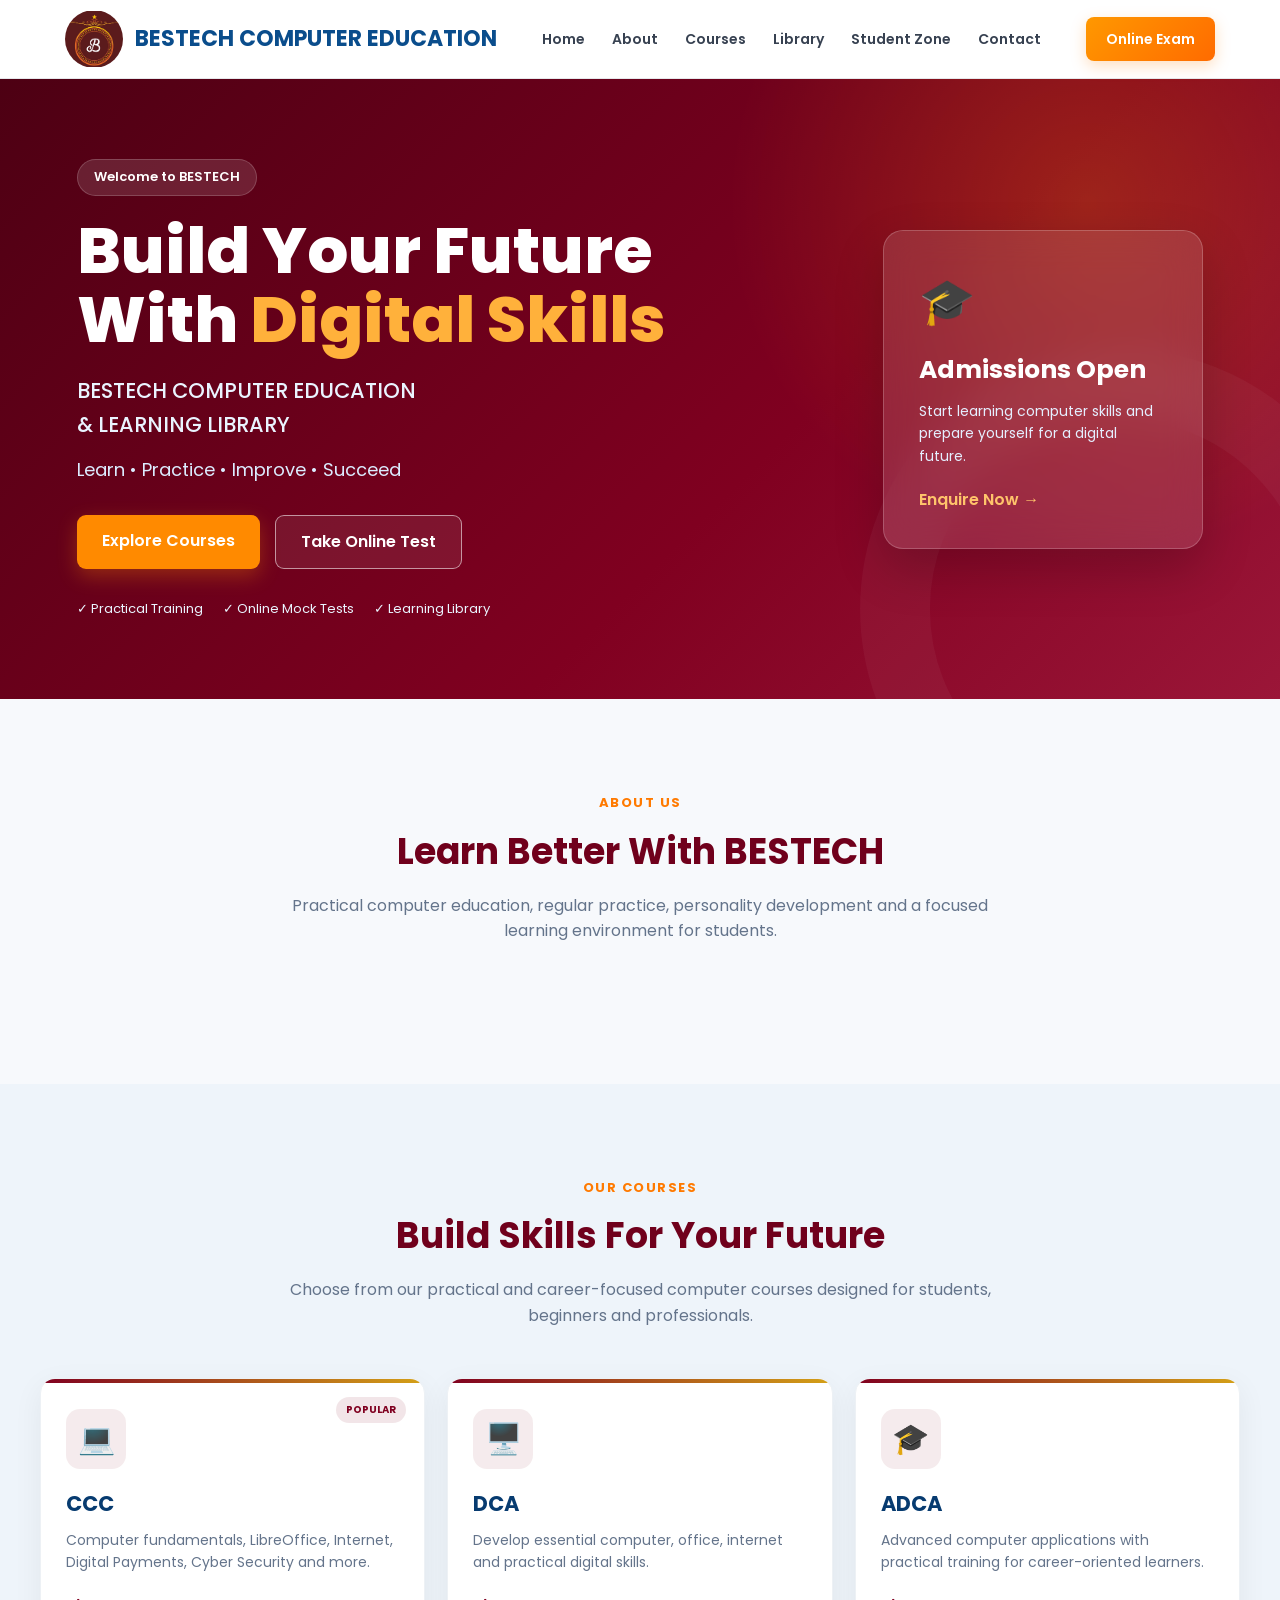
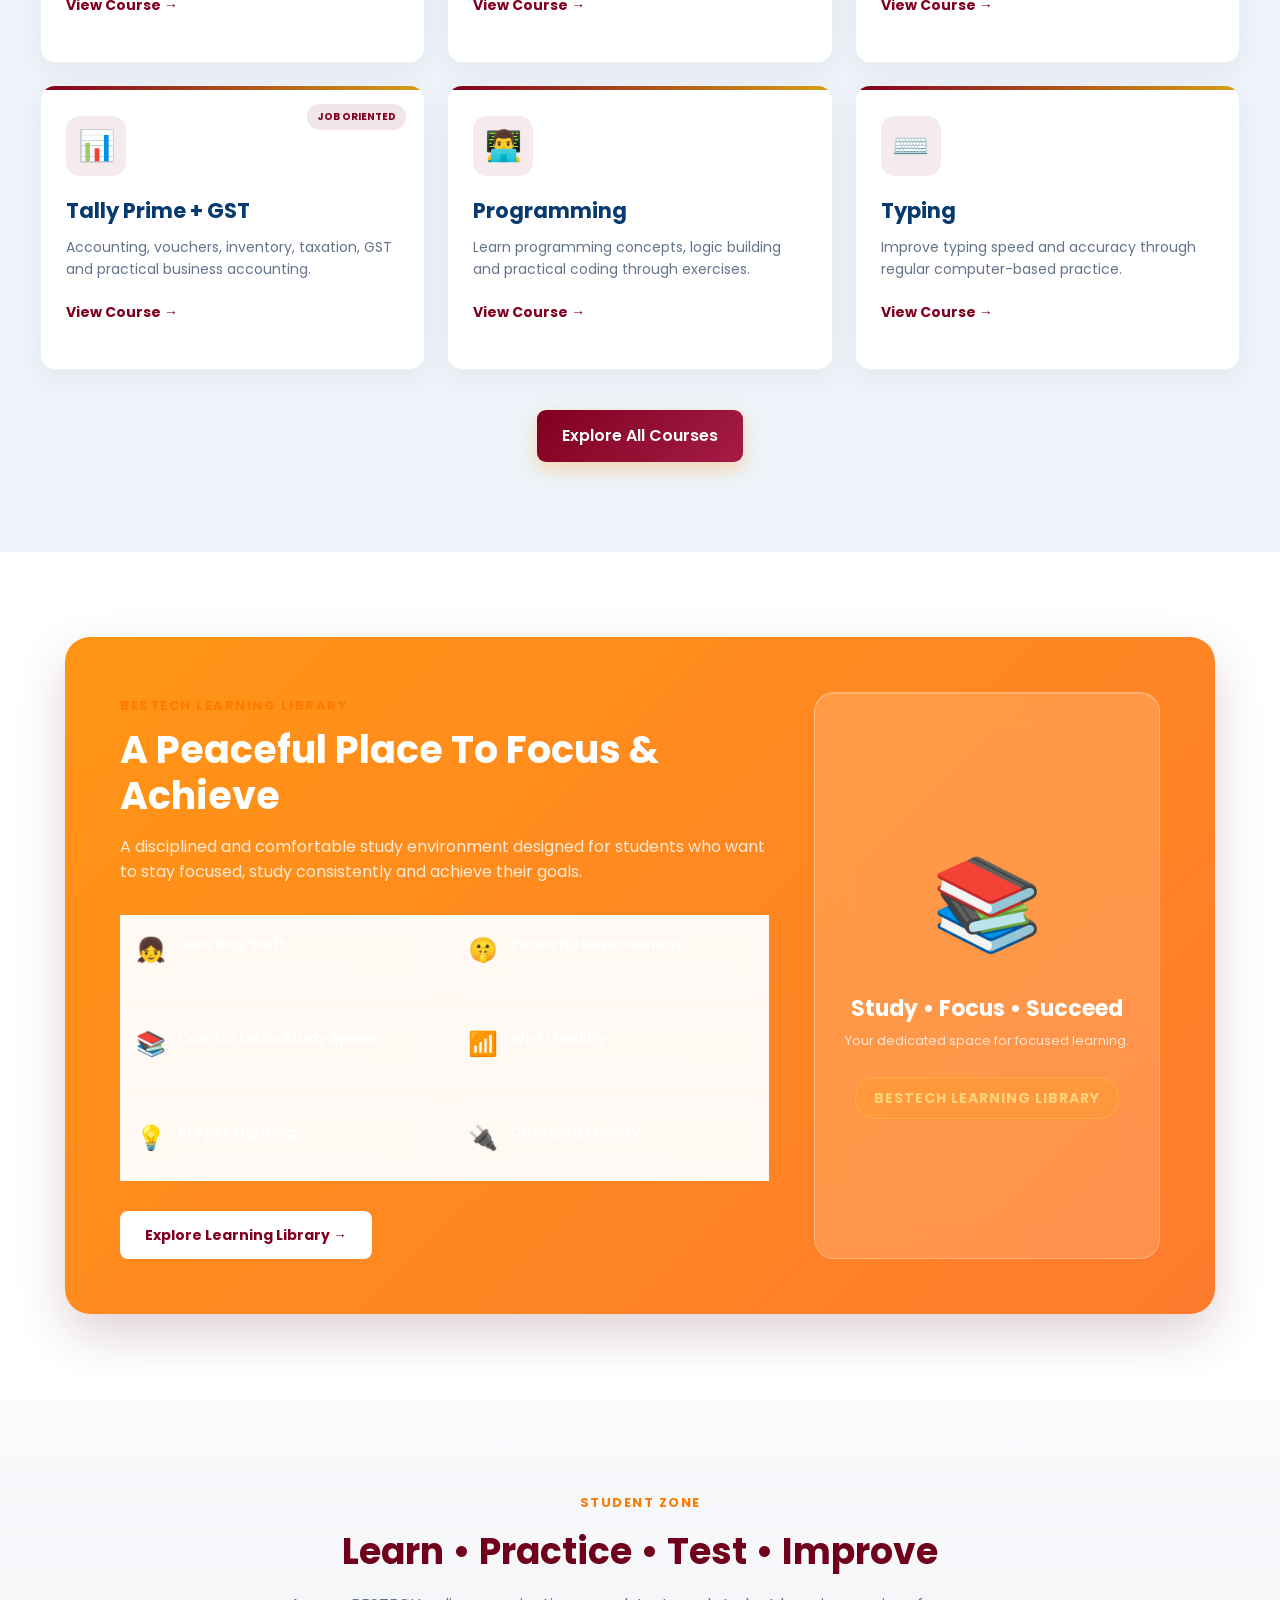
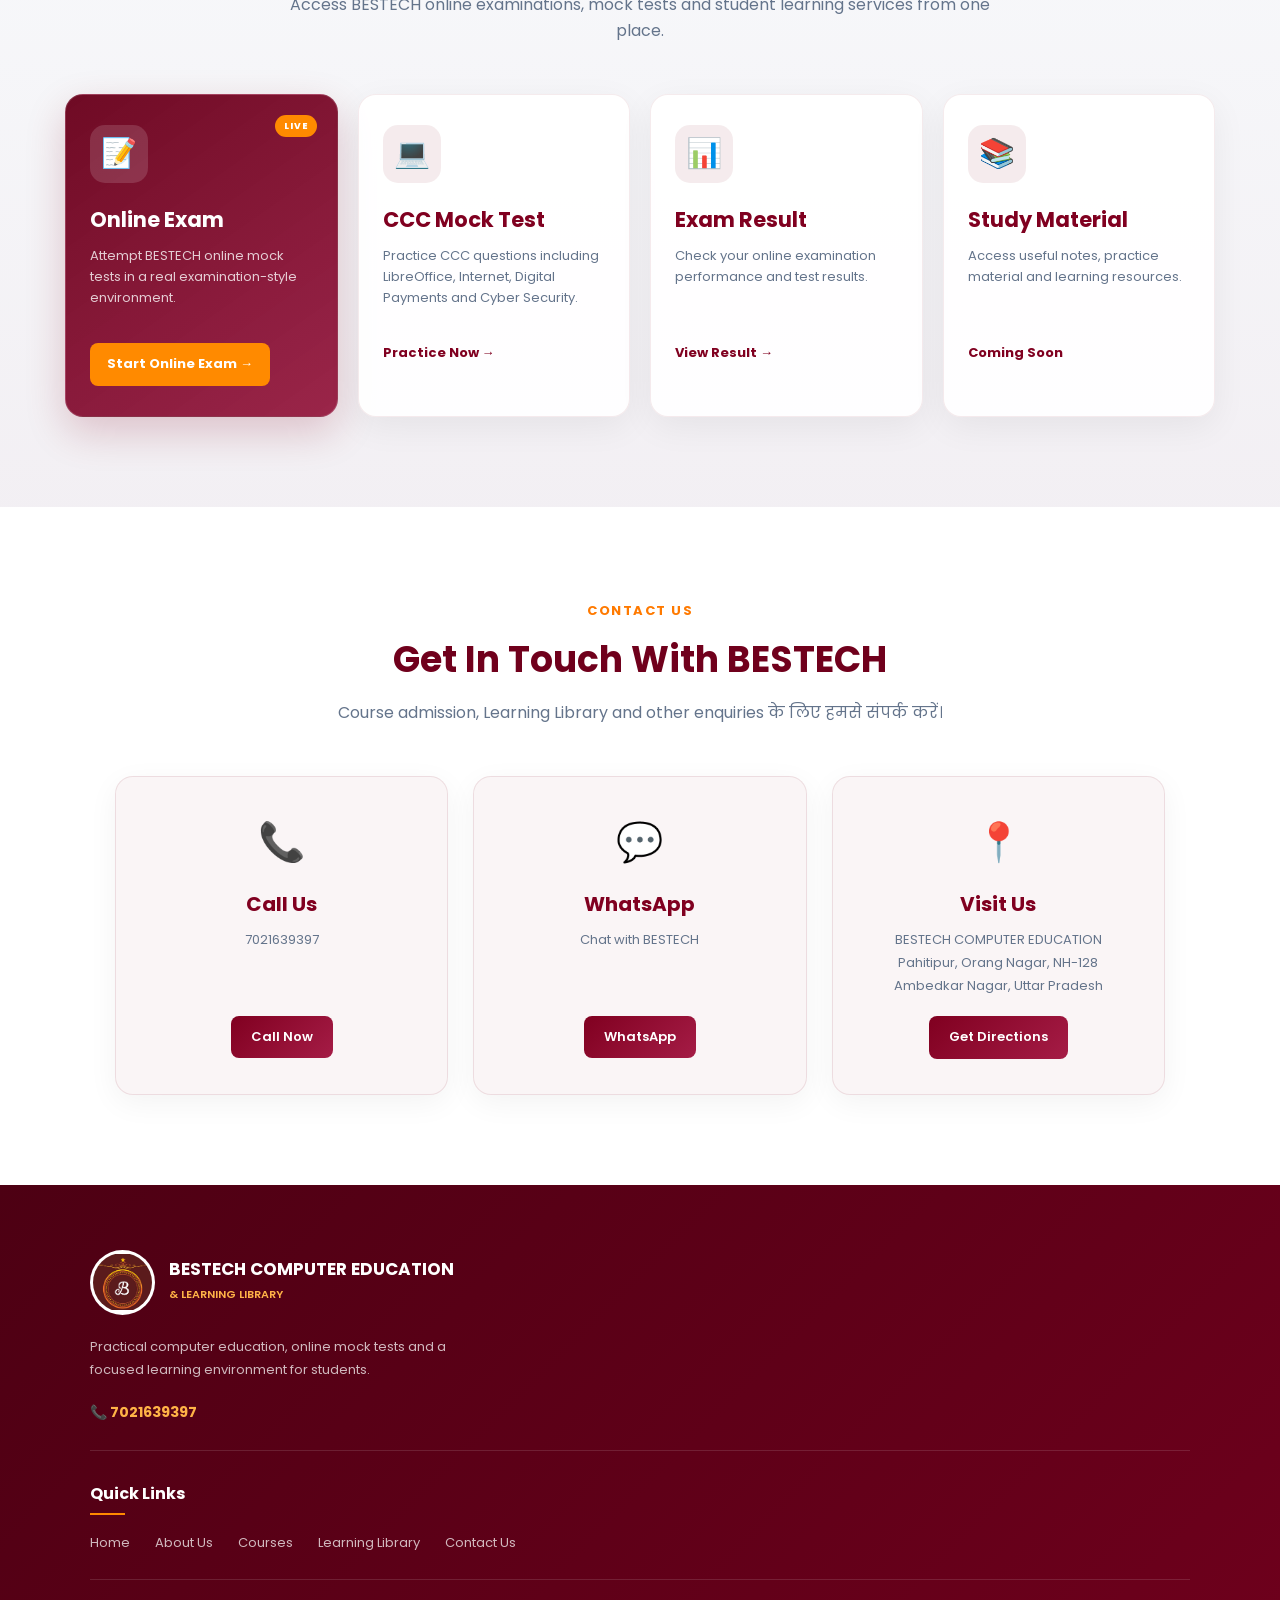
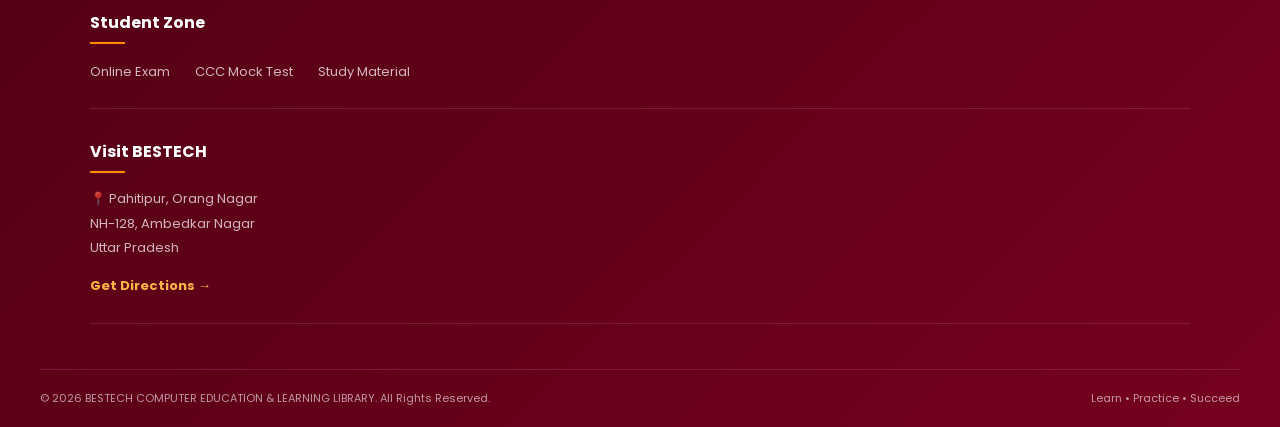
<file: index.html>
<!DOCTYPE html>
<html lang="en">

<head>
    <meta charset="UTF-8">
    <meta name="viewport" content="width=device-width, initial-scale=1.0">

    <title>BESTECH COMPUTER EDUCATION & LEARNING LIBRARY</title>

    <meta name="description"
          content="BESTECH Computer Education & Learning Library - Computer Courses, CCC, Tally, Programming, Learning Library and Online Mock Tests.">

    <link rel="preconnect" href="https://fonts.googleapis.com">
    <link rel="preconnect" href="https://fonts.gstatic.com" crossorigin>

    <link href="https://fonts.googleapis.com/css2?family=Poppins:wght@400;500;600;700;800&display=swap"
          rel="stylesheet">

    <link rel="stylesheet" href="css/style.css">
</head>

<body>

<!-- =========================
     HEADER
========================= -->

<header class="header">

    <nav class="navbar">

        <div class="brand">

            <div class="logo-box">
    <img src="images/logo.png" alt="BESTECH COMPUTER EDUCATION Logo">
</div>

            <div class="brand-text">
                <h2>BESTECH COMPUTER EDUCATION</h2>
            </div>

        </div>


        <ul class="nav-links" id="navLinks">

            <li><a href="#home">Home</a></li>

            <li><a href="#about">About</a></li>

            <li><a href="#courses">Courses</a></li>

            <li><a href="#library">Library</a></li>

            <li><a href="student.html">Student Zone</a></li>

            <li><a href="#contact">Contact</a></li>

        </ul>


       <a href="https://amit8108gupta.github.io/BESTECH-CCC-PORTAL/"
   class="exam-btn">
    Online Exam
</a>
<button type="button" class="menu-toggle" id="menuToggle">
    ☰
</button>

    </nav>

</header>


<!-- =========================
     HERO SECTION
========================= -->

<section class="hero" id="home">

    <div class="hero-content">

        <span class="welcome">
            Welcome to BESTECH
        </span>

        <h1>
            Build Your Future With
            <span>Digital Skills</span>
        </h1>

        <h2>
            BESTECH COMPUTER EDUCATION
            <br>
            & LEARNING LIBRARY
        </h2>

        <p>
            Learn • Practice • Improve • Succeed
        </p>


        <div class="hero-buttons">

            <a href="#courses" class="primary-btn">
                Explore Courses
            </a>

            <a href="#student-zone" class="secondary-btn">
                Take Online Test
            </a>

        </div>


        <div class="hero-features">

            <span>✓ Practical Training</span>

            <span>✓ Online Mock Tests</span>

            <span>✓ Learning Library</span>

        </div>

    </div>


    <div class="hero-card">

        <div class="hero-card-icon">
            🎓
        </div>

        <h3>Admissions Open</h3>

        <p>
            Start learning computer skills and prepare
            yourself for a digital future.
        </p>

        <a href="#contact">
            Enquire Now →
        </a>

    </div>

</section>


<!-- =========================
     ABOUT
========================= -->

<section class="section" id="about">

    <div class="section-heading">

        <span>ABOUT US</span>

        <h2>
            Learn Better With BESTECH
        </h2>

        <p>
            Practical computer education, regular practice,
            personality development and a focused learning
            environment for students.
        </p>

    </div>

</section>


<!-- =========================
     COURSES
========================= -->

<!-- =========================
     COURSES
========================= -->

<section class="section light-section" id="courses">

    <div class="section-heading">
        <span>OUR COURSES</span>
        <h2>Build Skills For Your Future</h2>
        <p>
            Choose from our practical and career-focused computer courses
            designed for students, beginners and professionals.
        </p>
    </div>

    <div class="cards course-grid">

        <!-- CCC -->
        <div class="card course-card">
            <div class="card-icon">💻</div>
            <span class="course-tag">Popular</span>

            <h3>CCC</h3>

            <p>
                Computer fundamentals, LibreOffice, Internet,
                Digital Payments, Cyber Security and more.
            </p>

            <a href="courses.html#ccc" class="course-link">
                View Course →
            </a>
        </div>


        <!-- DCA -->
        <div class="card course-card">
            <div class="card-icon">🖥️</div>

            <h3>DCA</h3>

            <p>
                Develop essential computer, office,
                internet and practical digital skills.
            </p>

            <a href="courses.html#dca" class="course-link">
                View Course →
            </a>
        </div>


        <!-- ADCA -->
        <div class="card course-card">
            <div class="card-icon">🎓</div>

            <h3>ADCA</h3>

            <p>
                Advanced computer applications with practical
                training for career-oriented learners.
            </p>

            <a href="courses.html#adca" class="course-link">
                View Course →
            </a>
        </div>


        <!-- TALLY -->
        <div class="card course-card">
            <div class="card-icon">📊</div>
            <span class="course-tag">Job Oriented</span>

            <h3>Tally Prime + GST</h3>

            <p>
                Accounting, vouchers, inventory, taxation,
                GST and practical business accounting.
            </p>

            <a href="courses.html#tally" class="course-link">
                View Course →
            </a>
        </div>


        <!-- PROGRAMMING -->
        <div class="card course-card">
            <div class="card-icon">👨‍💻</div>

            <h3>Programming</h3>

            <p>
                Learn programming concepts, logic building
                and practical coding through exercises.
            </p>

            <a href="courses.html#programming" class="course-link">
                View Course →
            </a>
        </div>


        <!-- TYPING -->
        <div class="card course-card">
            <div class="card-icon">⌨️</div>

            <h3>Typing</h3>

            <p>
                Improve typing speed and accuracy through
                regular computer-based practice.
            </p>

            <a href="courses.html#typing" class="course-link">
                View Course →
            </a>
        </div>

    </div>

    <div class="all-courses">
        <a href="courses.html" class="primary-btn">
            Explore All Courses
        </a>
    </div>

</section>

<!-- =========================
     LIBRARY
========================= -->

<!-- =========================
     BESTECH LEARNING LIBRARY
========================= -->

<section class="section library-section" id="library">

    <div class="library-box">

        <div class="library-content">

            <span class="small-title">
                BESTECH LEARNING LIBRARY
            </span>

            <h2>A Peaceful Place To Focus & Achieve</h2>

            <p class="library-description">
                A disciplined and comfortable study environment
                designed for students who want to stay focused,
                study consistently and achieve their goals.
            </p>

            <div class="library-features">

                <div class="library-feature">
                    <span>👧</span>
                    <div>
                        <strong>Girls Day Shift</strong>
                        <p>Dedicated study environment</p>
                    </div>
                </div>

                <div class="library-feature">
                    <span>🤫</span>
                    <div>
                        <strong>Peaceful Environment</strong>
                        <p>Focused and disciplined atmosphere</p>
                    </div>
                </div>

                <div class="library-feature">
                    <span>📚</span>
                    <div>
                        <strong>Comfortable Study Space</strong>
                        <p>Designed for long study sessions</p>
                    </div>
                </div>

                <div class="library-feature">
                    <span>📶</span>
                    <div>
                        <strong>Wi-Fi Facility</strong>
                        <p>Connectivity for learning needs</p>
                    </div>
                </div>

                <div class="library-feature">
                    <span>💡</span>
                    <div>
                        <strong>Proper Lighting</strong>
                        <p>Comfortable reading environment</p>
                    </div>
                </div>

                <div class="library-feature">
                    <span>🔌</span>
                    <div>
                        <strong>Charging Facility</strong>
                        <p>Convenient device charging</p>
                    </div>
                </div>

            </div>

            <a href="library.html" class="library-btn">
                Explore Learning Library →
            </a>

        </div>

        <div class="library-visual">

            <div class="library-big-icon">📚</div>

            <h3>Study • Focus • Succeed</h3>

            <p>
                Your dedicated space for focused learning.
            </p>

            <div class="library-badge">
                BESTECH LEARNING LIBRARY
            </div>

        </div>

    </div>

</section>

<!-- =========================
     STUDENT ZONE
========================= -->

<!-- =========================
     STUDENT ZONE
========================= -->

<section class="section student-zone-section" id="student-zone">

    <div class="section-heading">

        <span>STUDENT ZONE</span>

        <h2>Learn • Practice • Test • Improve</h2>

        <p>
            Access BESTECH online examinations, mock tests
            and student learning services from one place.
        </p>

    </div>


    <div class="student-zone-grid">

        <!-- ONLINE EXAM -->

        <div class="student-zone-card featured-zone-card">

            <div class="zone-icon">
                📝
            </div>

            <span class="zone-badge">
                LIVE
            </span>

            <h3>Online Exam</h3>

            <p>
                Attempt BESTECH online mock tests in a
                real examination-style environment.
            </p>

          <a href="https://amit8108gupta.github.io/BESTECH-CCC-PORTAL/"
   class="zone-btn exam-zone-btn">
    Start Online Exam →
</a>

        </div>


        <!-- PRACTICE TEST -->

        <div class="student-zone-card">

            <div class="zone-icon">
                💻
            </div>

            <h3>CCC Mock Test</h3>

            <p>
                Practice CCC questions including LibreOffice,
                Internet, Digital Payments and Cyber Security.
            </p>

      <a href="https://amit8108gupta.github.io/BESTECH-CCC-PORTAL/"
   class="zone-link">
    Practice Now →
</a>

        </div>


        <!-- RESULT -->

        <div class="student-zone-card">

            <div class="zone-icon">
                📊
            </div>

            <h3>Exam Result</h3>

            <p>
                Check your online examination performance
                and test results.
            </p>

            <a href="#" class="zone-link">
                View Result →
            </a>

        </div>


        <!-- NOTES -->

        <div class="student-zone-card">

            <div class="zone-icon">
                📚
            </div>

            <h3>Study Material</h3>

            <p>
                Access useful notes, practice material
                and learning resources.
            </p>

            <a href="#" class="zone-link">
                Coming Soon
            </a>

        </div>

    </div>

</section>


<!-- =========================
     CONTACT
========================= -->

<section class="section contact-section" id="contact">

    <div class="section-heading">
        <span>CONTACT US</span>
        <h2>Get In Touch With BESTECH</h2>
        <p>
            Course admission, Learning Library and other enquiries
            के लिए हमसे संपर्क करें।
        </p>
    </div>

    <div class="contact-grid">

        <div class="contact-card">
            <div class="contact-icon">📞</div>
            <h3>Call Us</h3>
            <p>7021639397</p>

            <a href="tel:+917021639397" class="contact-btn">
                Call Now
            </a>
        </div>

        <div class="contact-card">
            <div class="contact-icon">💬</div>
            <h3>WhatsApp</h3>
            <p>Chat with BESTECH</p>

            <a href="https://wa.me/917021639397"
               class="contact-btn"
               target="_blank">
                WhatsApp
            </a>
        </div>

        <div class="contact-card">
            <div class="contact-icon">📍</div>
            <h3>Visit Us</h3>

            <p>
                BESTECH COMPUTER EDUCATION<br>
                Pahitipur, Orang Nagar, NH-128<br>
                Ambedkar Nagar, Uttar Pradesh
            </p>

            <a href="https://www.google.com/maps/search/?api=1&query=BESTECH+COMPUTER+EDUCATION+Orang+Nagar+NH+128+Ambedkar+Nagar"
               class="contact-btn"
               target="_blank">
                Get Directions
            </a>
        </div>

    </div>

</section>

<!-- =========================
     PROFESSIONAL FOOTER
========================= -->

<footer class="main-footer">

    <div class="footer-container">

        <!-- BRAND -->
        <div class="footer-column footer-brand">

            <div class="footer-logo-area">
                <img src="images/logo.png" alt="BESTECH Logo">

                <div>
                    <h3>BESTECH COMPUTER EDUCATION</h3>
                    <span>& LEARNING LIBRARY</span>
                </div>
            </div>

            <p>
                Practical computer education, online mock tests
                and a focused learning environment for students.
            </p>

            <a href="tel:+917021639397" class="footer-contact">
                📞 7021639397
            </a>

        </div>


        <!-- QUICK LINKS -->
        <div class="footer-column">

            <h4>Quick Links</h4>

            <ul>
                <li><a href="#home">Home</a></li>
                <li><a href="#about">About Us</a></li>
                <li><a href="#courses">Courses</a></li>
                <li><a href="#library">Learning Library</a></li>
                <li><a href="#contact">Contact Us</a></li>
            </ul>

        </div>


        <!-- STUDENT ZONE -->
        <div class="footer-column">

            <h4>Student Zone</h4>

            <ul>
                <li>
                    <a href="https://amit8108gupta.github.io/BESTECH-CCC-PORTAL/">
                        Online Exam
                    </a>
                </li>

                <li>
                    <a href="https://amit8108gupta.github.io/BESTECH-CCC-PORTAL/">
                        CCC Mock Test
                    </a>
                </li>

                <li>
                    <a href="#student-zone">
                        Study Material
                    </a>
                </li>
            </ul>

        </div>


        <!-- ADDRESS -->
        <div class="footer-column">

            <h4>Visit BESTECH</h4>

            <p class="footer-address">
                📍 Pahitipur, Orang Nagar<br>
                NH-128, Ambedkar Nagar<br>
                Uttar Pradesh
            </p>

            <a href="https://www.google.com/maps/search/?api=1&query=BESTECH+COMPUTER+EDUCATION+Orang+Nagar+NH+128+Ambedkar+Nagar"
               target="_blank"
               class="footer-map">

                Get Directions →

            </a>

        </div>

    </div>


    <div class="footer-bottom">

        <p>
            © 2026 BESTECH COMPUTER EDUCATION & LEARNING LIBRARY.
            All Rights Reserved.
        </p>

        <p>
            Learn • Practice • Succeed
        </p>

    </div>

</footer>
<script src="js/script.js"></script>

</body>

</html>
</file>
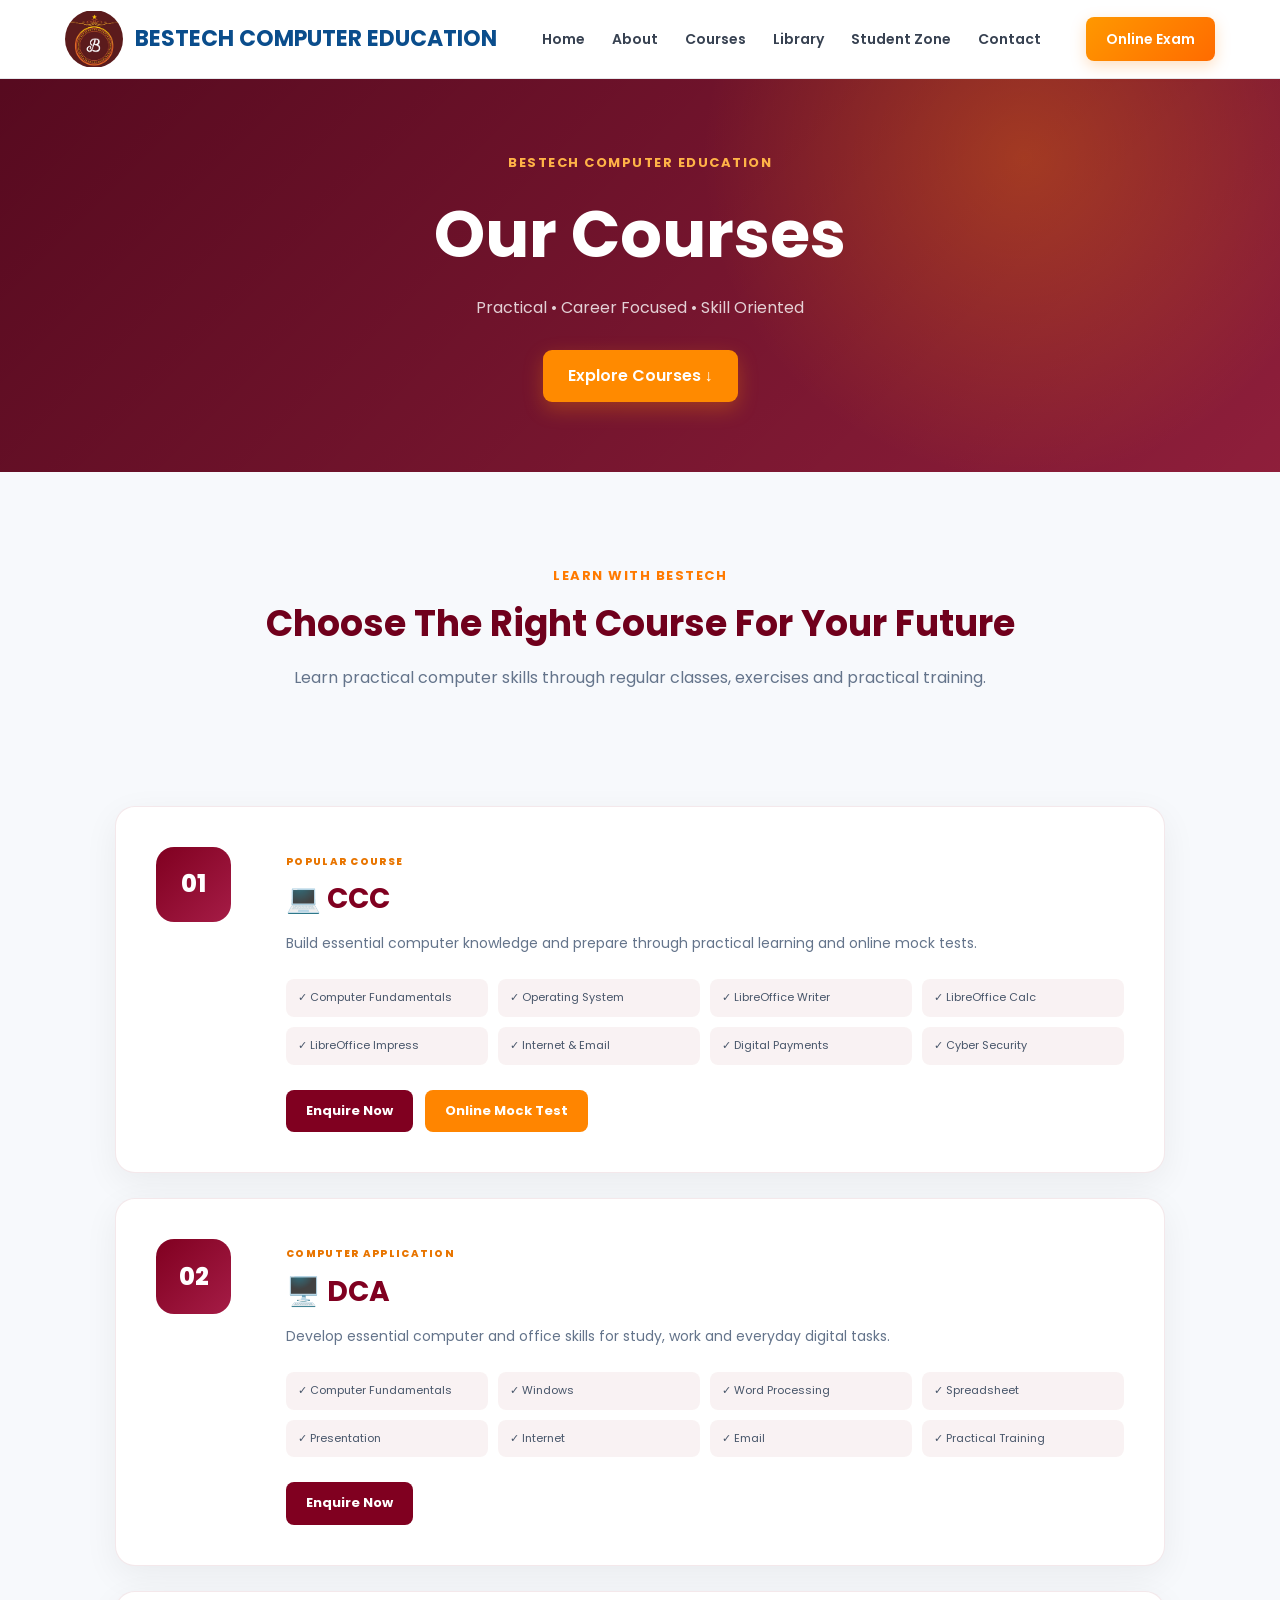
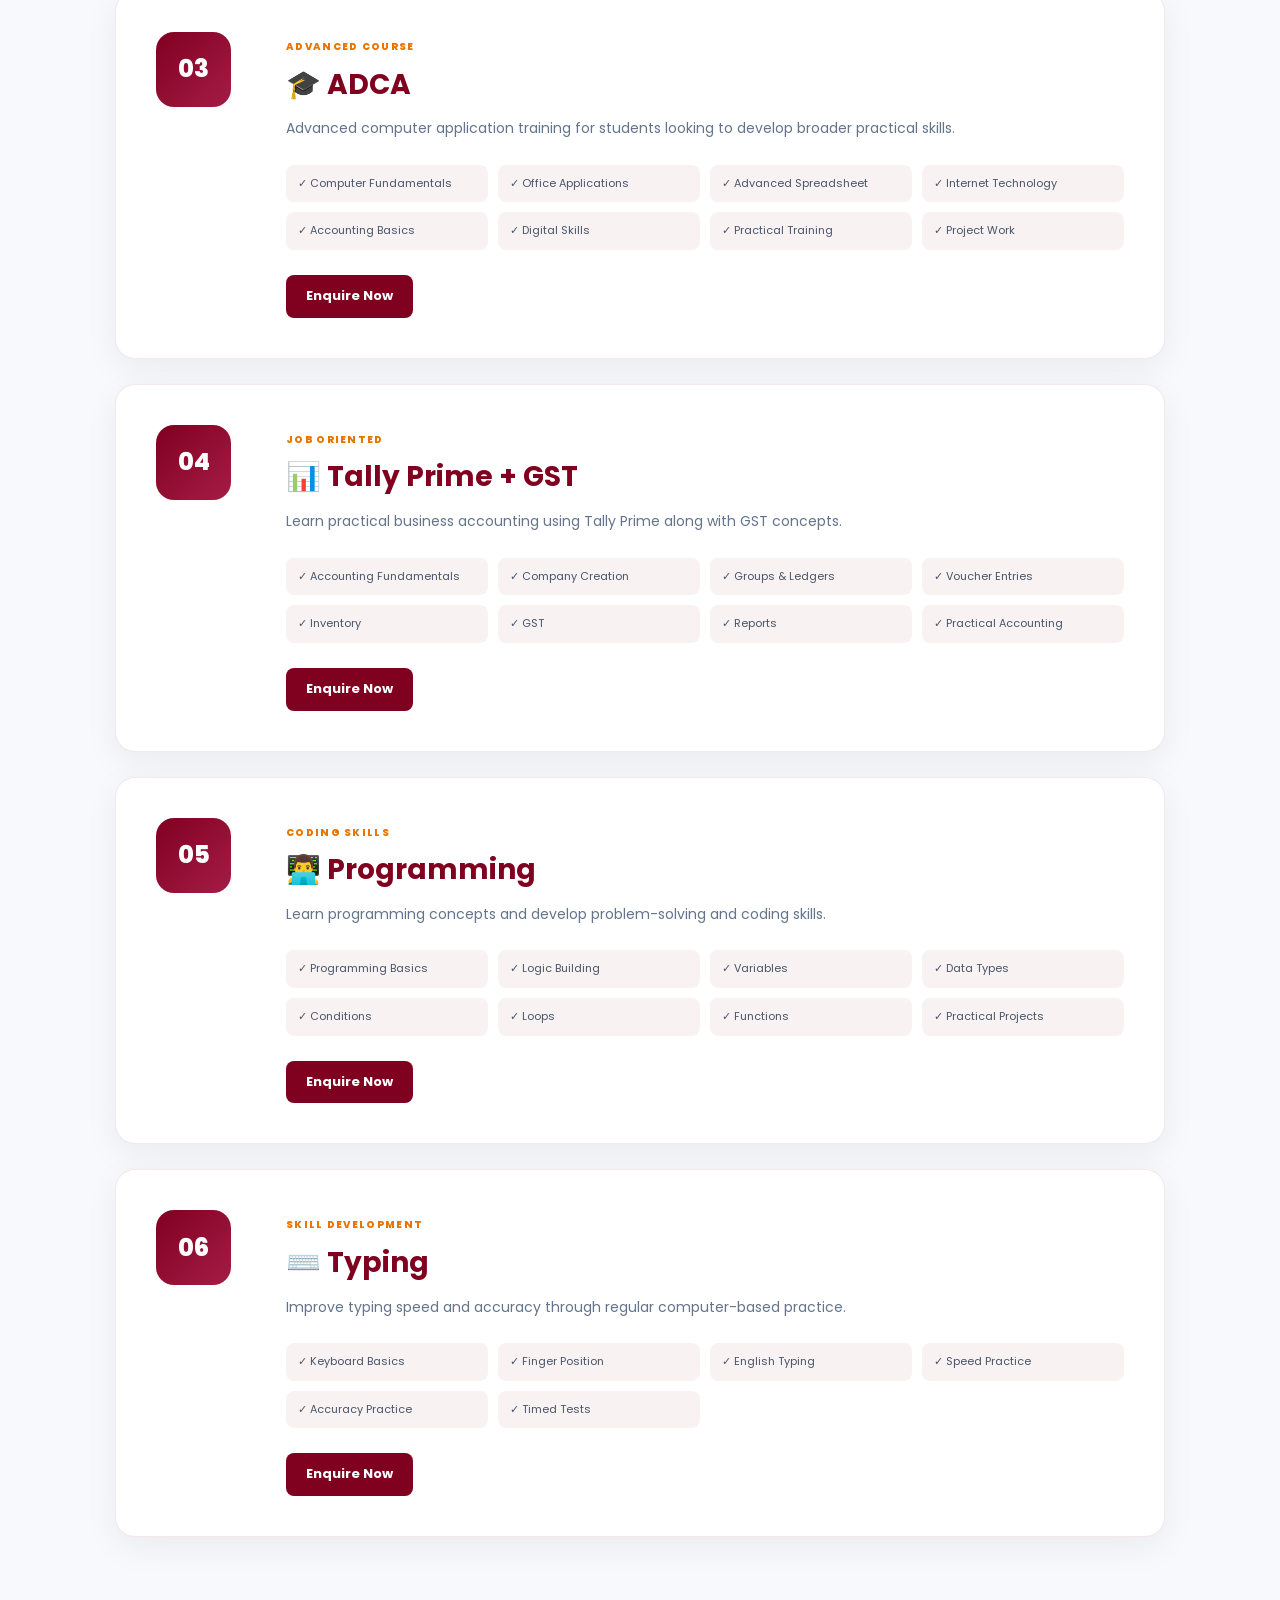
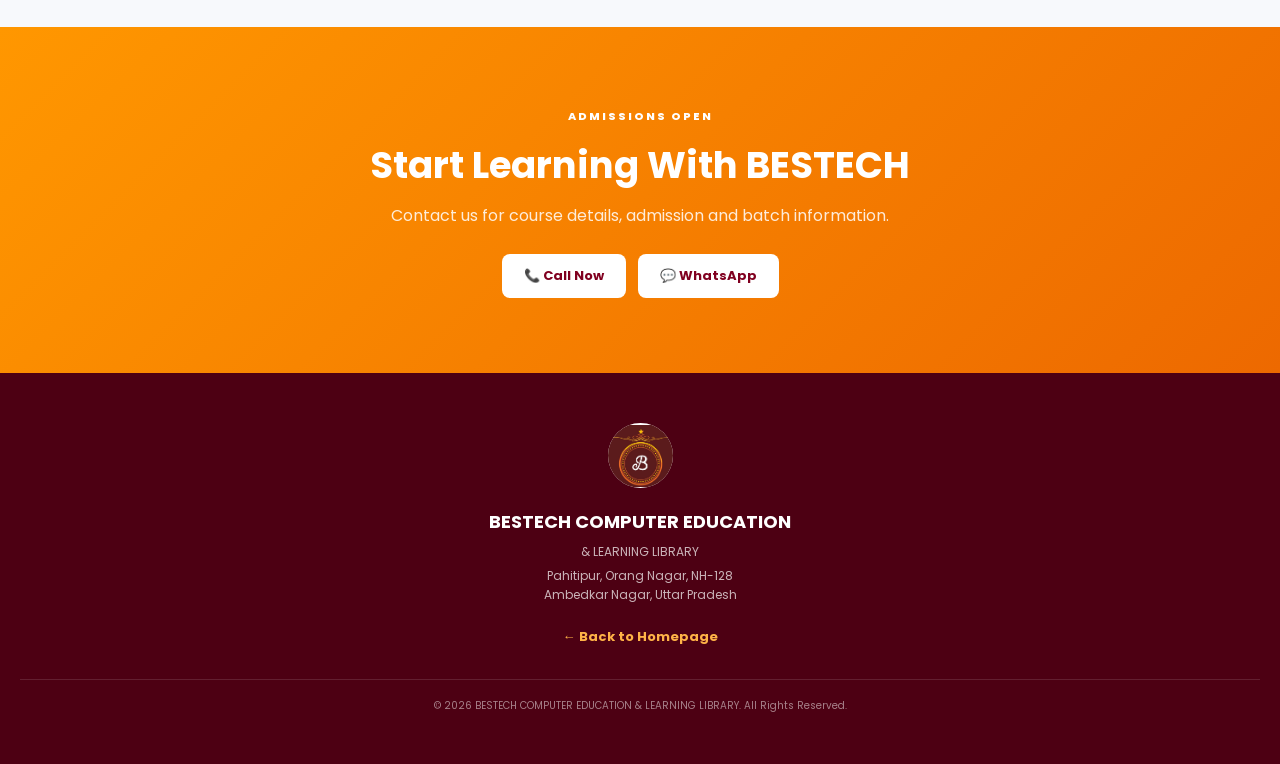
<file: courses.html>
<!-- BESTECH Courses Page -->
<!DOCTYPE html>
<html lang="en">

<head>
    <meta charset="UTF-8">
    <meta name="viewport" content="width=device-width, initial-scale=1.0">

    <title>Courses | BESTECH Computer Education</title>

    <link rel="stylesheet" href="css/style.css">

    <link href="https://fonts.googleapis.com/css2?family=Poppins:wght@400;500;600;700;800&display=swap"
          rel="stylesheet">
</head>

<body>

<!-- =========================
     HEADER
========================= -->

<header class="header">

    <nav class="navbar">

        <div class="brand">

            <div class="logo-box">
                <img src="images/logo.png"
                     alt="BESTECH Computer Education Logo">
            </div>

            <div class="brand-text">
                <h2>BESTECH COMPUTER EDUCATION</h2>
            </div>

        </div>


        <ul class="nav-links" id="navLinks">

            <li><a href="index.html#home">Home</a></li>
            <li><a href="index.html#about">About</a></li>
            <li><a href="index.html#courses">Courses</a></li>
            <li><a href="index.html#library">Library</a></li>
            <li><a href="index.html#student-zone">Student Zone</a></li>
            <li><a href="index.html#contact">Contact</a></li>

        </ul>


        <a href="https://amit8108gupta.github.io/BESTECH-CCC-PORTAL/"
           class="exam-btn">
            Online Exam
        </a>


        <button type="button"
                class="menu-toggle"
                id="menuToggle">
            ☰
        </button>

    </nav>

</header>


<!-- =========================
     HERO
========================= -->

<section class="courses-page-hero">

    <div>

        <span>BESTECH COMPUTER EDUCATION</span>

        <h1>Our Courses</h1>

        <p>
            Practical • Career Focused • Skill Oriented
        </p>

        <a href="#all-courses" class="primary-btn">
            Explore Courses ↓
        </a>

    </div>

</section>


<!-- =========================
     INTRODUCTION
========================= -->

<section class="section course-intro">

    <div class="section-heading">

        <span>LEARN WITH BESTECH</span>

        <h2>Choose The Right Course For Your Future</h2>

        <p>
            Learn practical computer skills through
            regular classes, exercises and practical training.
        </p>

    </div>

</section>


<!-- =========================
     COURSE DETAILS
========================= -->

<section class="course-details-section" id="all-courses">


<!-- CCC -->

<div class="course-detail-card" id="ccc">

    <div class="course-number">
        01
    </div>

    <div class="course-detail-content">

        <span class="course-label">
            POPULAR COURSE
        </span>

        <h2>💻 CCC</h2>

        <p>
            Build essential computer knowledge and prepare
            through practical learning and online mock tests.
        </p>

        <div class="course-topics">

            <span>✓ Computer Fundamentals</span>
            <span>✓ Operating System</span>
            <span>✓ LibreOffice Writer</span>
            <span>✓ LibreOffice Calc</span>
            <span>✓ LibreOffice Impress</span>
            <span>✓ Internet & Email</span>
            <span>✓ Digital Payments</span>
            <span>✓ Cyber Security</span>

        </div>

        <div class="course-actions">

            <a href="https://wa.me/917021639397?text=Hello%20BESTECH,%20I%20want%20details%20about%20CCC%20Course"
               target="_blank"
               class="course-enquiry-btn">

                Enquire Now

            </a>

            <a href="https://amit8108gupta.github.io/BESTECH-CCC-PORTAL/"
               class="course-test-btn">

                Online Mock Test

            </a>

        </div>

    </div>

</div>


<!-- DCA -->

<div class="course-detail-card" id="dca">

    <div class="course-number">
        02
    </div>

    <div class="course-detail-content">

        <span class="course-label">
            COMPUTER APPLICATION
        </span>

        <h2>🖥️ DCA</h2>

        <p>
            Develop essential computer and office skills
            for study, work and everyday digital tasks.
        </p>

        <div class="course-topics">

            <span>✓ Computer Fundamentals</span>
            <span>✓ Windows</span>
            <span>✓ Word Processing</span>
            <span>✓ Spreadsheet</span>
            <span>✓ Presentation</span>
            <span>✓ Internet</span>
            <span>✓ Email</span>
            <span>✓ Practical Training</span>

        </div>

        <a href="https://wa.me/917021639397?text=Hello%20BESTECH,%20I%20want%20details%20about%20DCA%20Course"
           target="_blank"
           class="course-enquiry-btn">

            Enquire Now

        </a>

    </div>

</div>


<!-- ADCA -->

<div class="course-detail-card" id="adca">

    <div class="course-number">
        03
    </div>

    <div class="course-detail-content">

        <span class="course-label">
            ADVANCED COURSE
        </span>

        <h2>🎓 ADCA</h2>

        <p>
            Advanced computer application training for
            students looking to develop broader practical skills.
        </p>

        <div class="course-topics">

            <span>✓ Computer Fundamentals</span>
            <span>✓ Office Applications</span>
            <span>✓ Advanced Spreadsheet</span>
            <span>✓ Internet Technology</span>
            <span>✓ Accounting Basics</span>
            <span>✓ Digital Skills</span>
            <span>✓ Practical Training</span>
            <span>✓ Project Work</span>

        </div>

        <a href="https://wa.me/917021639397?text=Hello%20BESTECH,%20I%20want%20details%20about%20ADCA%20Course"
           target="_blank"
           class="course-enquiry-btn">

            Enquire Now

        </a>

    </div>

</div>


<!-- TALLY -->

<div class="course-detail-card" id="tally">

    <div class="course-number">
        04
    </div>

    <div class="course-detail-content">

        <span class="course-label">
            JOB ORIENTED
        </span>

        <h2>📊 Tally Prime + GST</h2>

        <p>
            Learn practical business accounting using
            Tally Prime along with GST concepts.
        </p>

        <div class="course-topics">

            <span>✓ Accounting Fundamentals</span>
            <span>✓ Company Creation</span>
            <span>✓ Groups & Ledgers</span>
            <span>✓ Voucher Entries</span>
            <span>✓ Inventory</span>
            <span>✓ GST</span>
            <span>✓ Reports</span>
            <span>✓ Practical Accounting</span>

        </div>

        <a href="https://wa.me/917021639397?text=Hello%20BESTECH,%20I%20want%20details%20about%20Tally%20Prime%20GST%20Course"
           target="_blank"
           class="course-enquiry-btn">

            Enquire Now

        </a>

    </div>

</div>


<!-- PROGRAMMING -->

<div class="course-detail-card" id="programming">

    <div class="course-number">
        05
    </div>

    <div class="course-detail-content">

        <span class="course-label">
            CODING SKILLS
        </span>

        <h2>👨‍💻 Programming</h2>

        <p>
            Learn programming concepts and develop
            problem-solving and coding skills.
        </p>

        <div class="course-topics">

            <span>✓ Programming Basics</span>
            <span>✓ Logic Building</span>
            <span>✓ Variables</span>
            <span>✓ Data Types</span>
            <span>✓ Conditions</span>
            <span>✓ Loops</span>
            <span>✓ Functions</span>
            <span>✓ Practical Projects</span>

        </div>

        <a href="https://wa.me/917021639397?text=Hello%20BESTECH,%20I%20want%20details%20about%20Programming%20Course"
           target="_blank"
           class="course-enquiry-btn">

            Enquire Now

        </a>

    </div>

</div>


<!-- TYPING -->

<div class="course-detail-card" id="typing">

    <div class="course-number">
        06
    </div>

    <div class="course-detail-content">

        <span class="course-label">
            SKILL DEVELOPMENT
        </span>

        <h2>⌨️ Typing</h2>

        <p>
            Improve typing speed and accuracy through
            regular computer-based practice.
        </p>

        <div class="course-topics">

            <span>✓ Keyboard Basics</span>
            <span>✓ Finger Position</span>
            <span>✓ English Typing</span>
            <span>✓ Speed Practice</span>
            <span>✓ Accuracy Practice</span>
            <span>✓ Timed Tests</span>

        </div>

        <a href="https://wa.me/917021639397?text=Hello%20BESTECH,%20I%20want%20details%20about%20Typing%20Course"
           target="_blank"
           class="course-enquiry-btn">

            Enquire Now

        </a>

    </div>

</div>

</section>


<!-- =========================
     ADMISSION CTA
========================= -->

<section class="course-cta">

    <div>

        <span>ADMISSIONS OPEN</span>

        <h2>Start Learning With BESTECH</h2>

        <p>
            Contact us for course details,
            admission and batch information.
        </p>

        <div class="course-cta-buttons">

            <a href="tel:+917021639397">
                📞 Call Now
            </a>

            <a href="https://wa.me/917021639397"
               target="_blank">
                💬 WhatsApp
            </a>

        </div>

    </div>

</section>


<!-- =========================
     FOOTER
========================= -->

<footer class="courses-footer">

    <img src="images/logo.png"
         alt="BESTECH Logo">

    <h3>BESTECH COMPUTER EDUCATION</h3>

    <p>& LEARNING LIBRARY</p>

    <p>
        Pahitipur, Orang Nagar, NH-128<br>
        Ambedkar Nagar, Uttar Pradesh
    </p>

    <a href="index.html">
        ← Back to Homepage
    </a>

    <div class="courses-copyright">

        © 2026 BESTECH COMPUTER EDUCATION
        & LEARNING LIBRARY. All Rights Reserved.

    </div>

</footer>


<script src="js/script.js"></script>

</body>
</html>
</file>
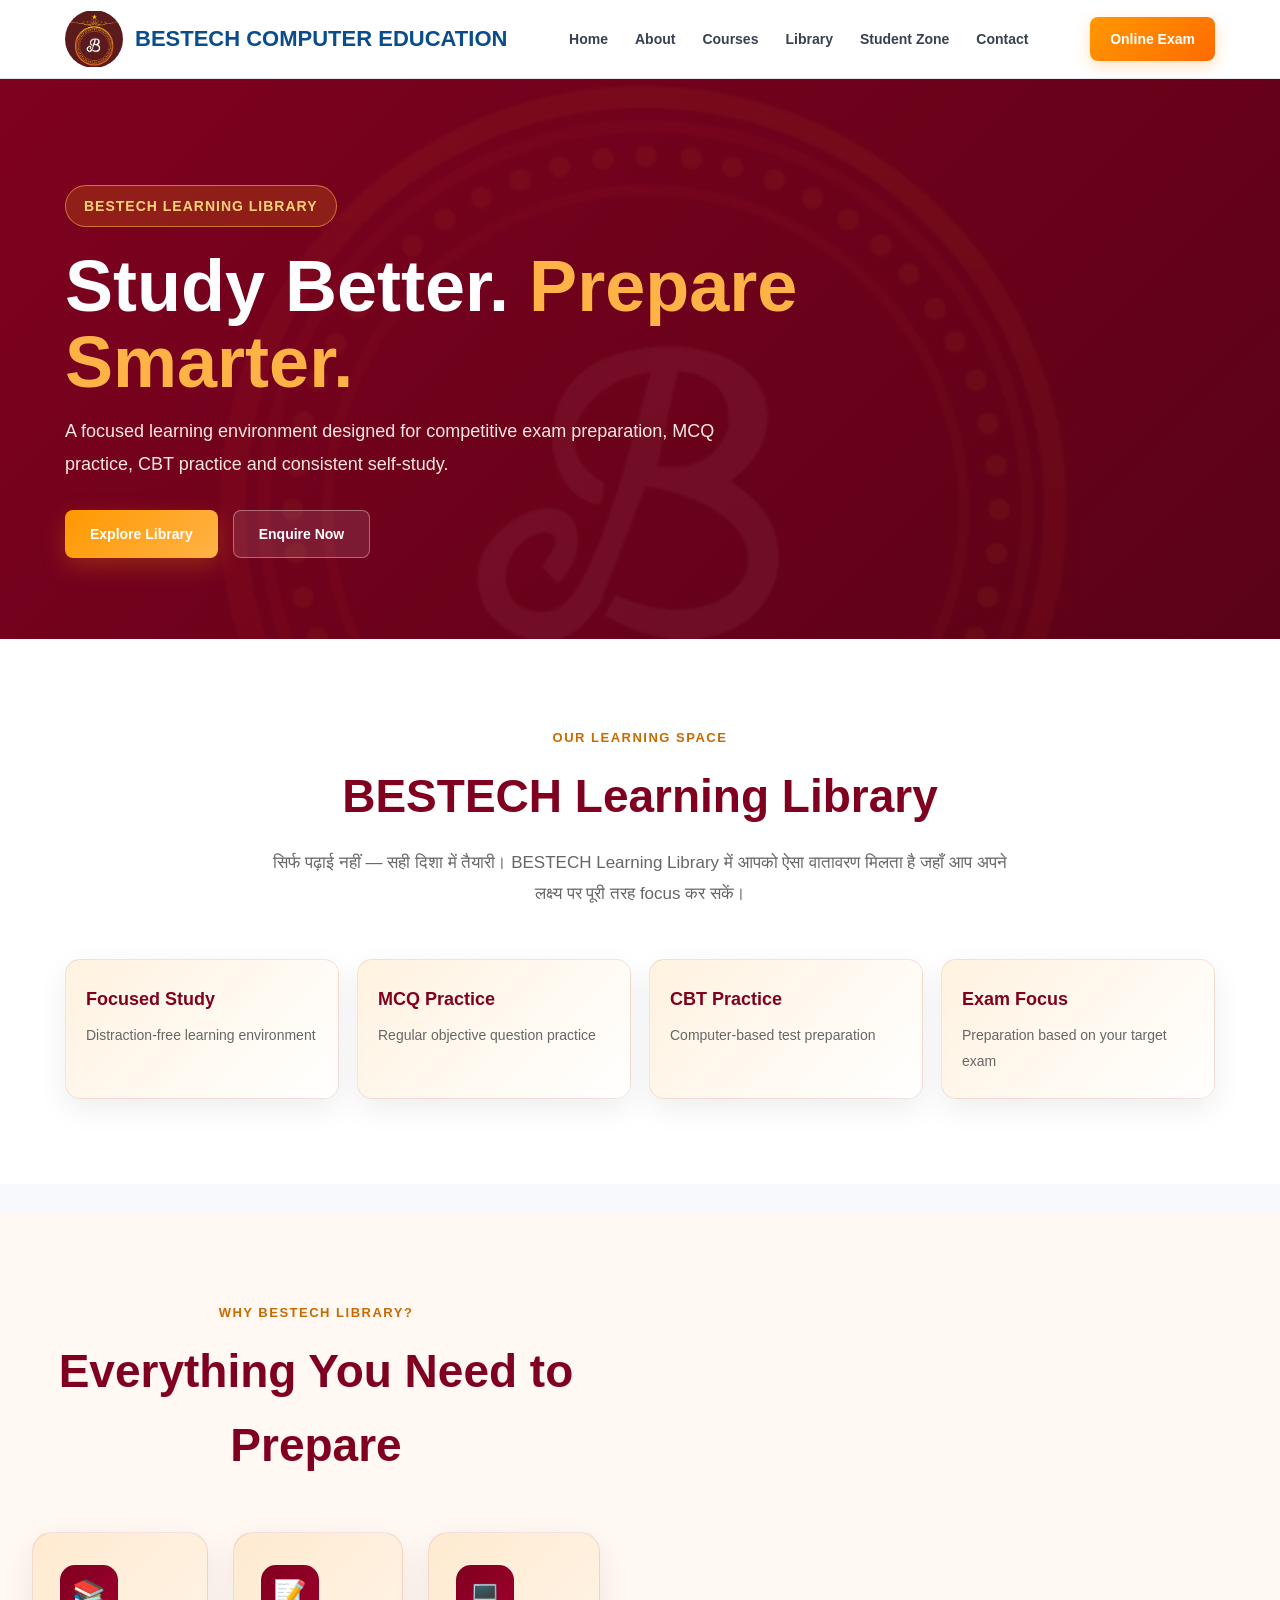
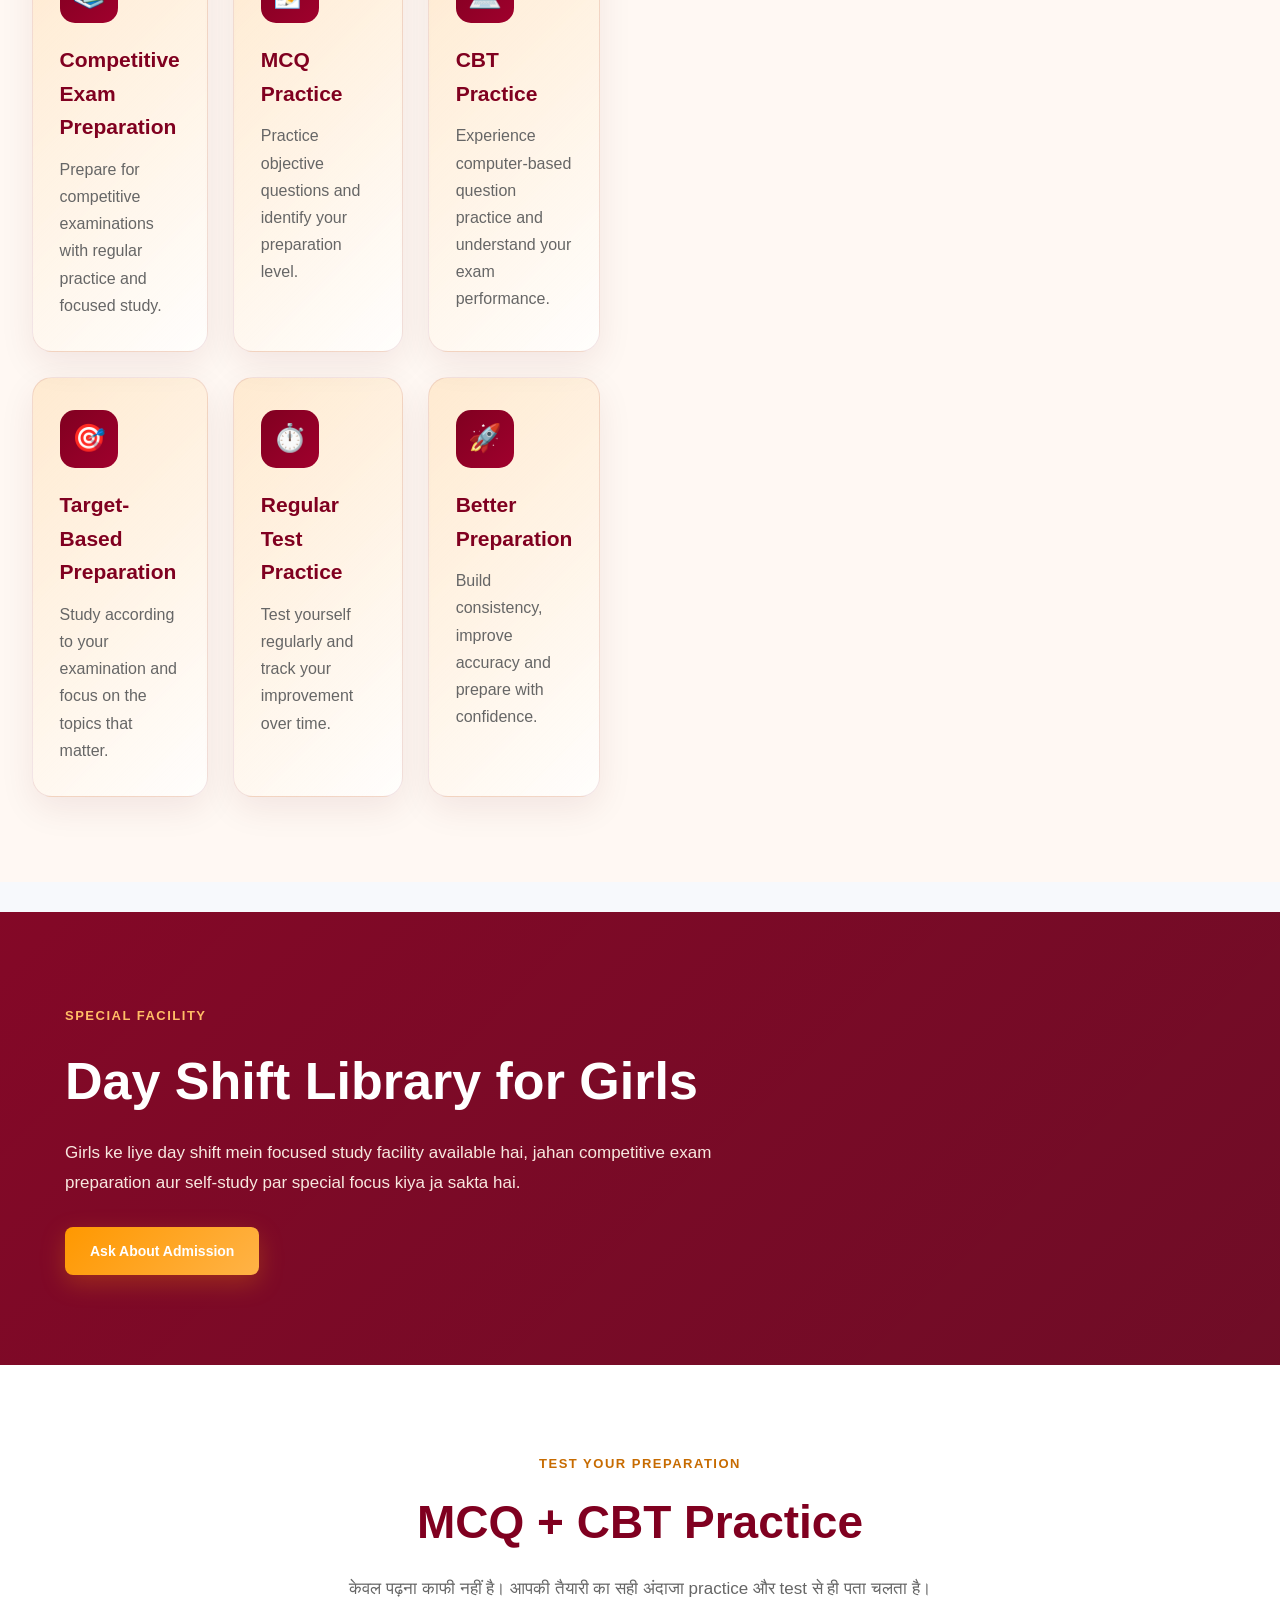
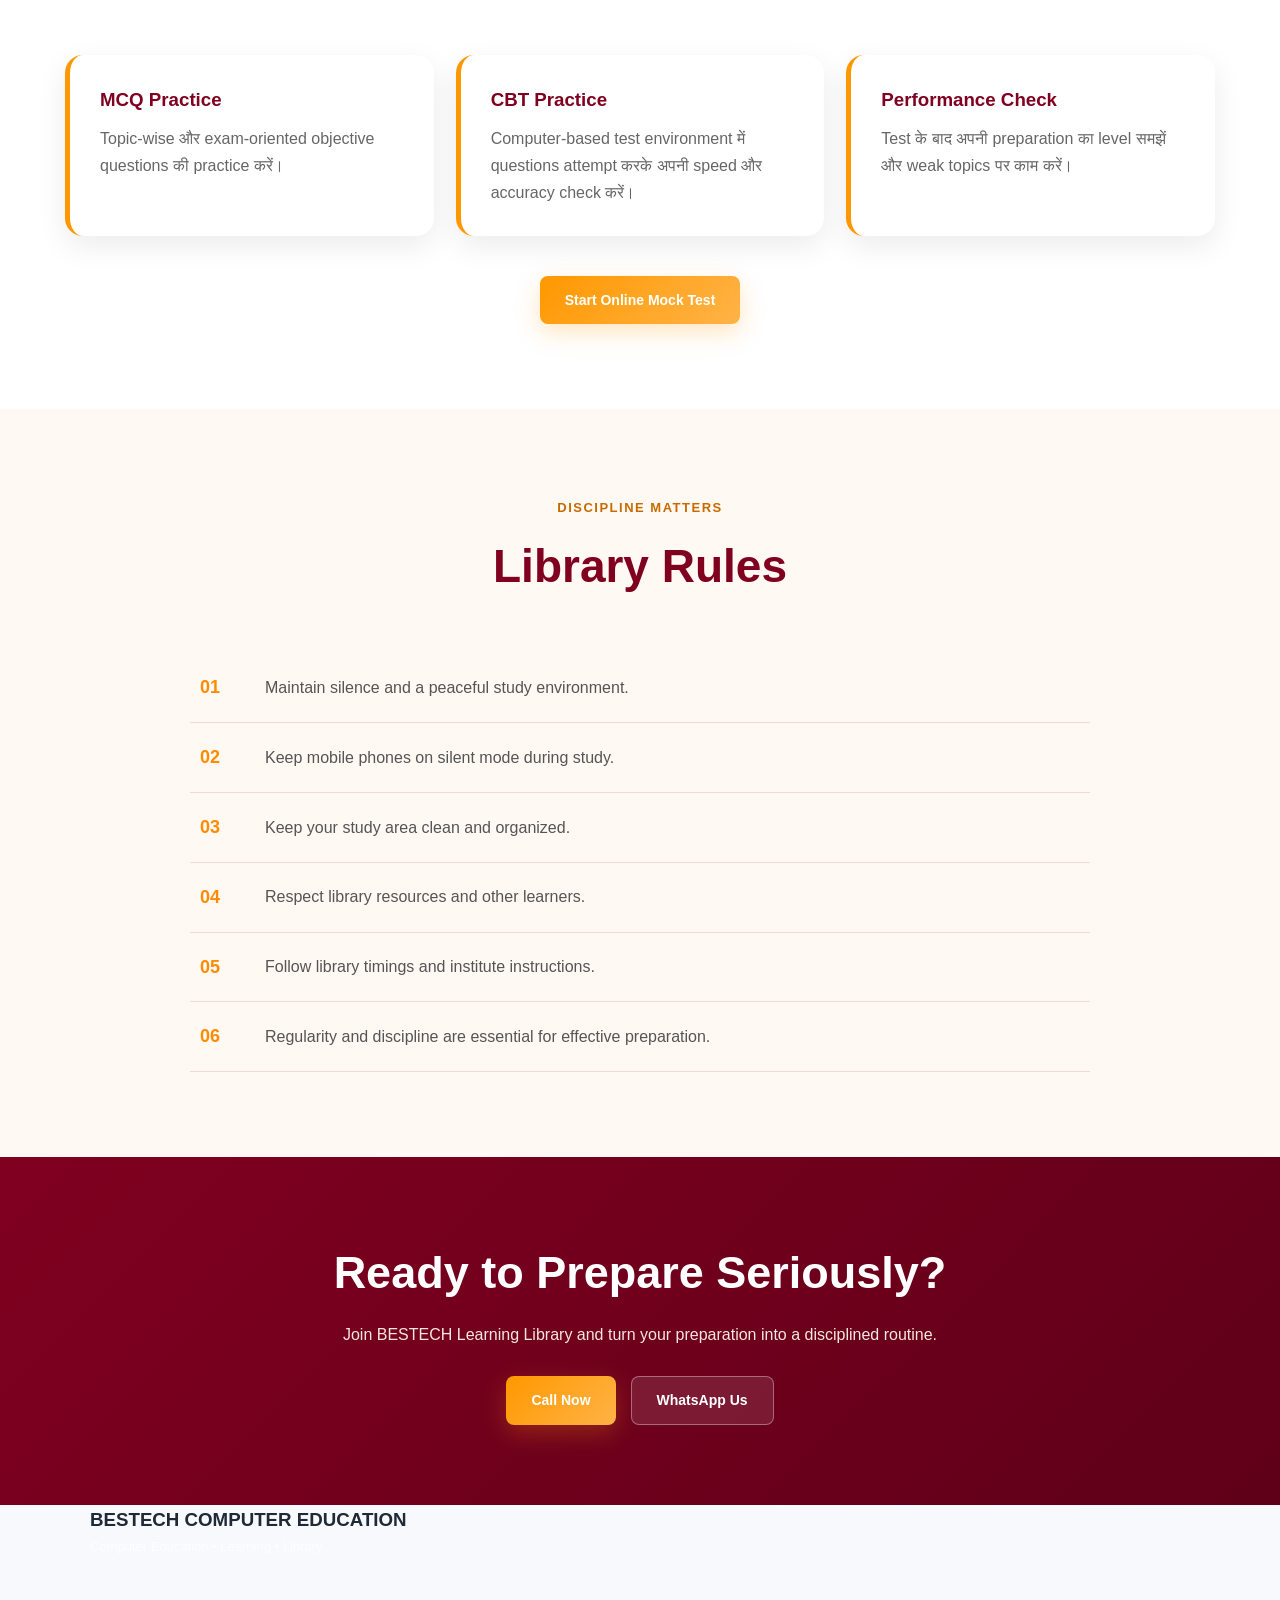
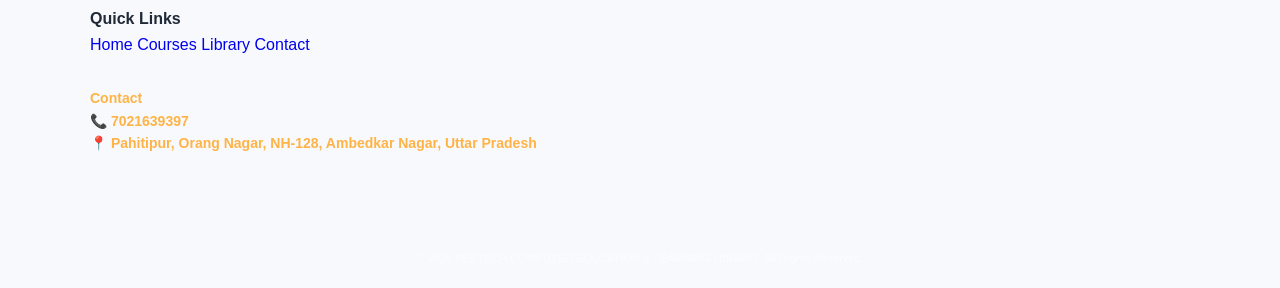
<file: library.html>
<!DOCTYPE html>
<html lang="en">
<head>
    <meta charset="UTF-8">
    <meta name="viewport" content="width=device-width, initial-scale=1.0">

    <title>Learning Library | BESTECH COMPUTER EDUCATION</title>

    <meta name="description"
          content="BESTECH Learning Library - Competitive exam preparation, MCQ, CBT practice and focused study environment.">

    <link rel="stylesheet" href="css/style.css">
</head>

<body>

<!-- ================= HEADER ================= -->

<header class="header">

    <div class="navbar">

        <div class="brand">

            <div class="logo-box">
                <img src="images/logo.png"
                     alt="BESTECH COMPUTER EDUCATION Logo">
            </div>

            <div class="brand-text">
                <h2>BESTECH COMPUTER EDUCATION</h2>
            </div>

        </div>

        <button type="button"
                class="menu-toggle"
                id="menuToggle">
            ☰
        </button>

        <nav>
            <ul class="nav-links" id="navLinks">

                <li>
                    <a href="index.html">Home</a>
                </li>

                <li>
                    <a href="index.html#about">About</a>
                </li>

                <li>
                    <a href="courses.html">Courses</a>
                </li>

                <li>
                    <a href="library.html" class="active">
                        Library
                    </a>
                </li>

                <li>
                    <a href="index.html#student-zone">
                        Student Zone
                    </a>
                </li>

                <li>
                    <a href="index.html#contact">
                        Contact
                    </a>
                </li>

            </ul>
        </nav>

        <a href="https://amit8108gupta.github.io/BESTECH-CCC-PORTAL/"
           class="exam-btn"
           target="_blank">
            Online Exam
        </a>

    </div>

</header>


<!-- ================= HERO ================= -->

<section class="library-hero">

    <div class="library-hero-content">

        <span class="library-badge">
            BESTECH LEARNING LIBRARY
        </span>

        <h1>
            Study Better.
            <span>Prepare Smarter.</span>
        </h1>

        <p>
            A focused learning environment designed for
            competitive exam preparation, MCQ practice,
            CBT practice and consistent self-study.
        </p>

        <div class="library-hero-buttons">

            <a href="#features" class="library-btn primary">
                Explore Library
            </a>

            <a href="https://wa.me/917021639397"
               class="library-btn secondary"
               target="_blank">
                Enquire Now
            </a>

        </div>

    </div>

</section>


<!-- ================= INTRO ================= -->

<section class="library-section">

    <div class="library-container">

        <div class="library-heading">

            <span>OUR LEARNING SPACE</span>

            <h2>
                BESTECH Learning Library
            </h2>

            <p>
                सिर्फ पढ़ाई नहीं — सही दिशा में तैयारी।
                BESTECH Learning Library में आपको ऐसा
                वातावरण मिलता है जहाँ आप अपने लक्ष्य पर
                पूरी तरह focus कर सकें।
            </p>

        </div>


        <div class="library-highlight">

            <div>
                <strong>Focused Study</strong>
                <span>Distraction-free learning environment</span>
            </div>

            <div>
                <strong>MCQ Practice</strong>
                <span>Regular objective question practice</span>
            </div>

            <div>
                <strong>CBT Practice</strong>
                <span>Computer-based test preparation</span>
            </div>

            <div>
                <strong>Exam Focus</strong>
                <span>Preparation based on your target exam</span>
            </div>

        </div>

    </div>

</section>


<!-- ================= FEATURES ================= -->

<section class="library-section library-features"
         id="features">

    <div class="library-container">

        <div class="library-heading">

            <span>WHY BESTECH LIBRARY?</span>

            <h2>
                Everything You Need to Prepare
            </h2>

        </div>


        <div class="library-grid">

            <div class="library-card">

                <div class="library-icon">
                    📚
                </div>

                <h3>
                    Competitive Exam Preparation
                </h3>

                <p>
                    Prepare for competitive examinations
                    with regular practice and focused study.
                </p>

            </div>


            <div class="library-card">

                <div class="library-icon">
                    📝
                </div>

                <h3>
                    MCQ Practice
                </h3>

                <p>
                    Practice objective questions and
                    identify your preparation level.
                </p>

            </div>


            <div class="library-card">

                <div class="library-icon">
                    💻
                </div>

                <h3>
                    CBT Practice
                </h3>

                <p>
                    Experience computer-based question
                    practice and understand your exam
                    performance.
                </p>

            </div>


            <div class="library-card">

                <div class="library-icon">
                    🎯
                </div>

                <h3>
                    Target-Based Preparation
                </h3>

                <p>
                    Study according to your examination
                    and focus on the topics that matter.
                </p>

            </div>


            <div class="library-card">

                <div class="library-icon">
                    ⏱️
                </div>

                <h3>
                    Regular Test Practice
                </h3>

                <p>
                    Test yourself regularly and track
                    your improvement over time.
                </p>

            </div>


            <div class="library-card">

                <div class="library-icon">
                    🚀
                </div>

                <h3>
                    Better Preparation
                </h3>

                <p>
                    Build consistency, improve accuracy
                    and prepare with confidence.
                </p>

            </div>

        </div>

    </div>

</section>


<!-- ================= GIRLS LIBRARY ================= -->

<section class="girls-library">

    <div class="library-container">

        <div class="girls-library-content">

            <span>
                SPECIAL FACILITY
            </span>

            <h2>
                Day Shift Library for Girls
            </h2>

            <p>
                Girls ke liye day shift mein focused
                study facility available hai, jahan
                competitive exam preparation aur
                self-study par special focus kiya ja sakta hai.
            </p>

            <a href="https://wa.me/917021639397"
               target="_blank"
               class="library-btn primary">
                Ask About Admission
            </a>

        </div>

    </div>

</section>


<!-- ================= TEST & CBT ================= -->

<section class="library-section">

    <div class="library-container">

        <div class="library-heading">

            <span>TEST YOUR PREPARATION</span>

            <h2>
                MCQ + CBT Practice
            </h2>

            <p>
                केवल पढ़ना काफी नहीं है। आपकी तैयारी का
                सही अंदाजा practice और test से ही पता चलता है।
            </p>

        </div>


        <div class="practice-box">

            <div class="practice-item">

                <h3>MCQ Practice</h3>

                <p>
                    Topic-wise और exam-oriented objective
                    questions की practice करें।
                </p>

            </div>


            <div class="practice-item">

                <h3>CBT Practice</h3>

                <p>
                    Computer-based test environment में
                    questions attempt करके अपनी speed और
                    accuracy check करें।
                </p>

            </div>


            <div class="practice-item">

                <h3>Performance Check</h3>

                <p>
                    Test के बाद अपनी preparation का
                    level समझें और weak topics पर काम करें।
                </p>

            </div>

        </div>


        <div class="library-test-button">

            <a href="https://amit8108gupta.github.io/BESTECH-CCC-PORTAL/"
               target="_blank"
               class="library-btn primary">
                Start Online Mock Test
            </a>

        </div>

    </div>

</section>


<!-- ================= LIBRARY RULES ================= -->

<section class="library-section library-rules">

    <div class="library-container">

        <div class="library-heading">

            <span>DISCIPLINE MATTERS</span>

            <h2>
                Library Rules
            </h2>

        </div>


        <div class="rules-list">

            <div class="rule">
                <span>01</span>
                <p>Maintain silence and a peaceful study environment.</p>
            </div>

            <div class="rule">
                <span>02</span>
                <p>Keep mobile phones on silent mode during study.</p>
            </div>

            <div class="rule">
                <span>03</span>
                <p>Keep your study area clean and organized.</p>
            </div>

            <div class="rule">
                <span>04</span>
                <p>Respect library resources and other learners.</p>
            </div>

            <div class="rule">
                <span>05</span>
                <p>Follow library timings and institute instructions.</p>
            </div>

            <div class="rule">
                <span>06</span>
                <p>Regularity and discipline are essential for effective preparation.</p>
            </div>

        </div>

    </div>

</section>


<!-- ================= CTA ================= -->

<section class="library-cta">

    <div class="library-container">

        <h2>
            Ready to Prepare Seriously?
        </h2>

        <p>
            Join BESTECH Learning Library and turn
            your preparation into a disciplined routine.
        </p>

        <div class="library-cta-buttons">

            <a href="tel:7021639397"
               class="library-btn primary">
                Call Now
            </a>

            <a href="https://wa.me/917021639397"
               target="_blank"
               class="library-btn secondary">
                WhatsApp Us
            </a>

        </div>

    </div>

</section>


<!-- ================= FOOTER ================= -->

<footer class="footer">

    <div class="footer-container">

        <div class="footer-brand">

            <h3>
                BESTECH COMPUTER EDUCATION
            </h3>

            <p>
                Computer Education • Learning • Library
            </p>

        </div>


        <div class="footer-links">

            <h4>
                Quick Links
            </h4>

            <div class="footer-link-row">

                <a href="index.html">Home</a>

                <a href="courses.html">Courses</a>

                <a href="library.html">Library</a>

                <a href="index.html#contact">Contact</a>

            </div>

        </div>


        <div class="footer-contact">

            <h4>
                Contact
            </h4>

            <p>
                📞 7021639397
            </p>

            <p>
                📍 Pahitipur, Orang Nagar, NH-128,
                Ambedkar Nagar, Uttar Pradesh
            </p>

        </div>


        <div class="footer-bottom">

            <p>
                © 2026 BESTECH COMPUTER EDUCATION &
                LEARNING LIBRARY. All Rights Reserved.
            </p>

        </div>

    </div>

</footer>


<script src="js/script.js"></script>

</body>
</html>
</file>
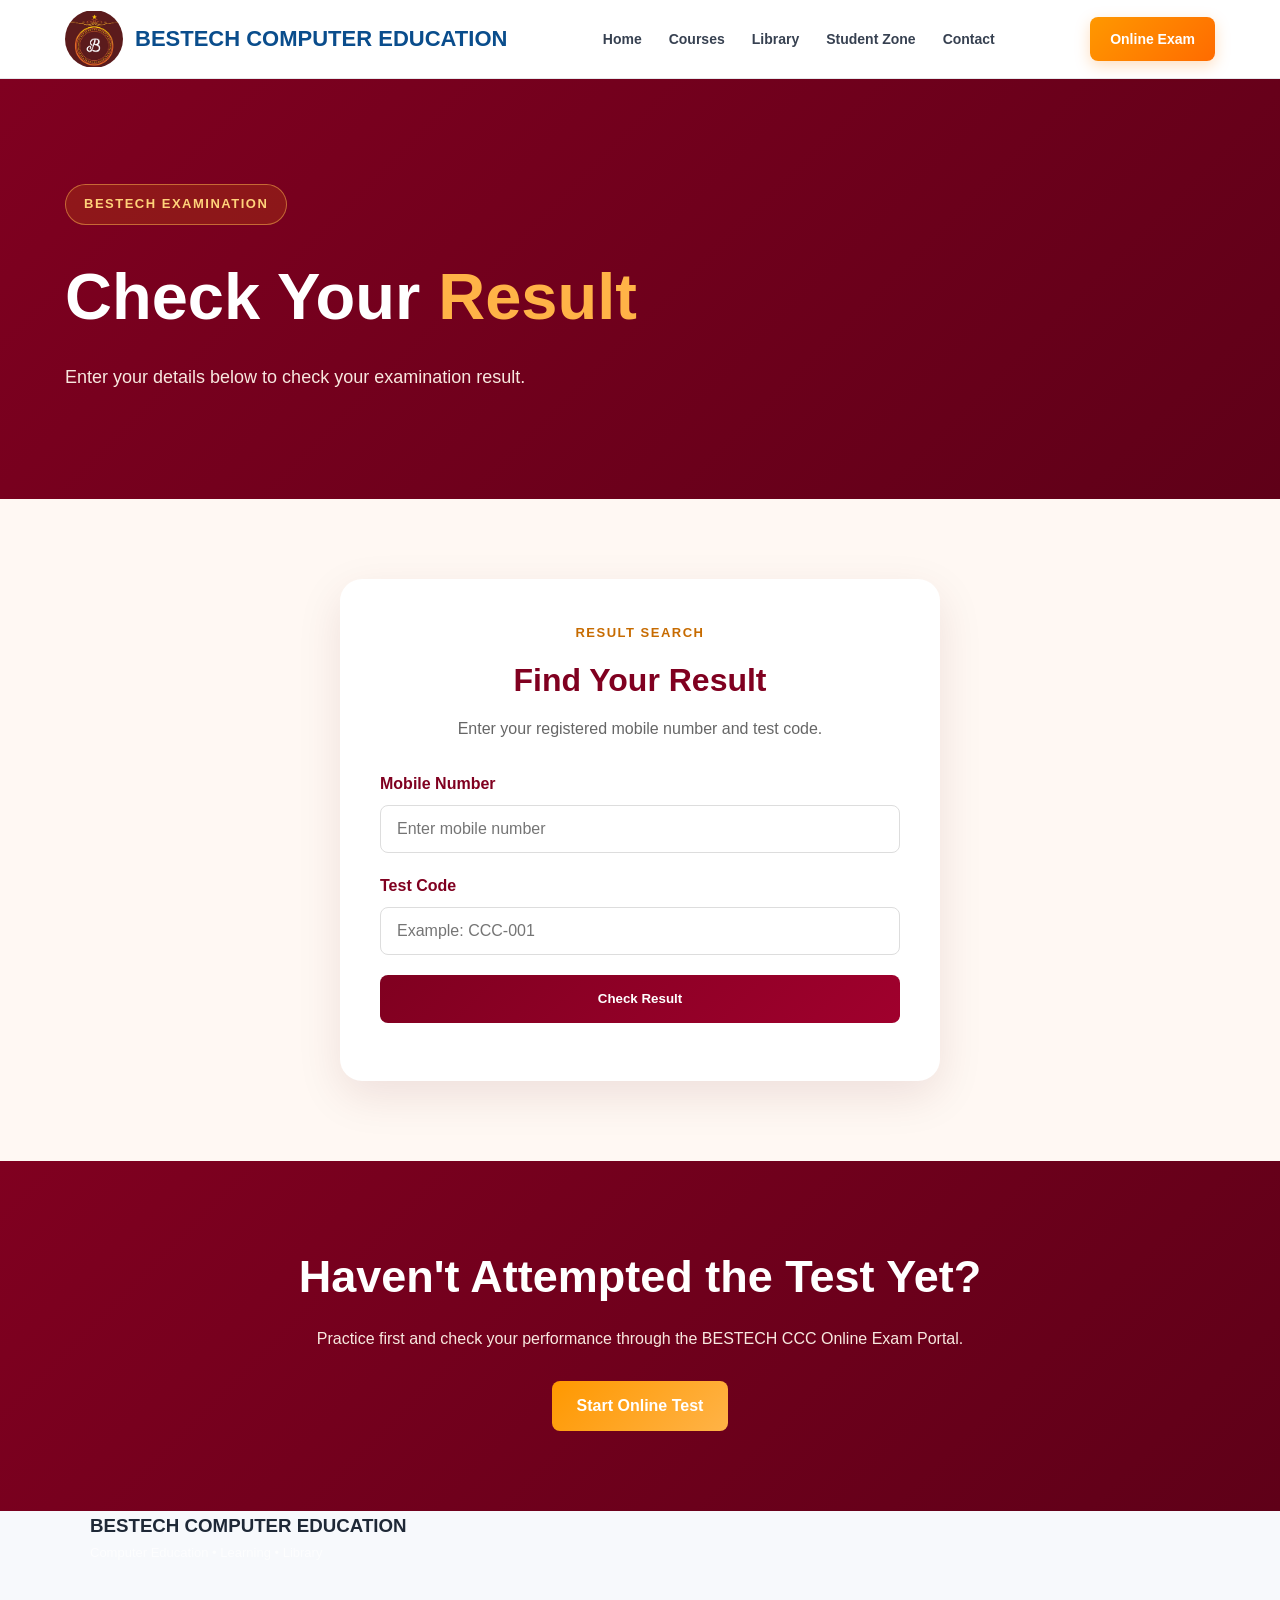
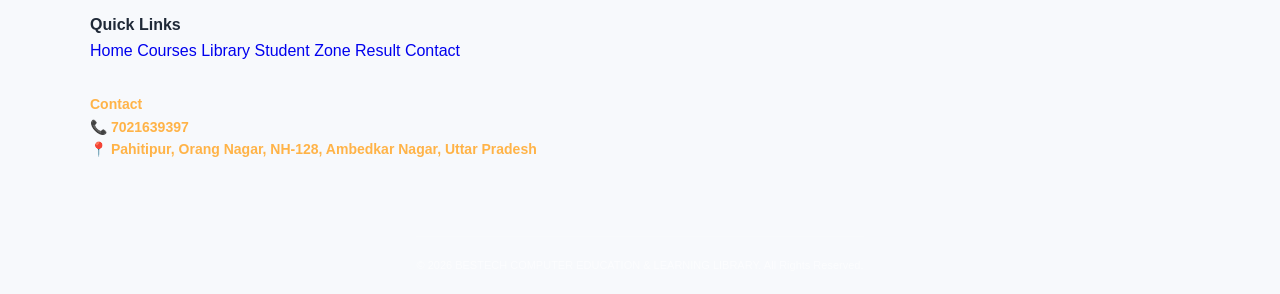
<file: result.html>
<!DOCTYPE html>
<html lang="en">
<head>
    <meta charset="UTF-8">
    <meta name="viewport" content="width=device-width, initial-scale=1.0">

    <title>Exam Result | BESTECH COMPUTER EDUCATION</title>

    <meta name="description"
          content="Check your BESTECH examination result online.">

    <link rel="stylesheet" href="css/style.css">
</head>

<body>

<!-- ================= HEADER ================= -->

<header class="header">

    <div class="navbar">

        <div class="brand">

            <div class="logo-box">
                <img src="images/logo.png"
                     alt="BESTECH COMPUTER EDUCATION Logo">
            </div>

            <div class="brand-text">
                <h2>BESTECH COMPUTER EDUCATION</h2>
            </div>
        </div>

        <button type="button"
                class="menu-toggle"
                id="menuToggle">
            ☰
        </button>

        <nav>
            <ul class="nav-links" id="navLinks">

                <li>
                    <a href="index.html">Home</a>
                </li>

                <li>
                    <a href="courses.html">Courses</a>
                </li>

                <li>
                    <a href="library.html">Library</a>
                </li>

                <li>
                    <a href="student.html">Student Zone</a>
                </li>

                <li>
                    <a href="index.html#contact">Contact</a>
                </li>

            </ul>
        </nav>

        <a href="https://amit8108gupta.github.io/BESTECH-CCC-PORTAL/"
           class="exam-btn"
           target="_blank">
            Online Exam
        </a>

    </div>

</header>


<!-- ================= RESULT HERO ================= -->

<section class="result-hero">

    <div class="result-hero-content">

        <span class="result-badge">
            BESTECH EXAMINATION
        </span>

        <h1>
            Check Your <span>Result</span>
        </h1>

        <p>
            Enter your details below to check your
            examination result.
        </p>

    </div>

</section>


<!-- ================= RESULT SEARCH ================= -->

<section class="result-section">

    <div class="result-container">

        <div class="result-search-card">

            <div class="result-card-heading">

                <span>RESULT SEARCH</span>

                <h2>
                    Find Your Result
                </h2>

                <p>
                    Enter your registered mobile number
                    and test code.
                </p>

            </div>


            <form id="resultForm">

                <div class="result-form-group">

                    <label for="mobile">
                        Mobile Number
                    </label>

                    <input
                        type="tel"
                        id="mobile"
                        name="mobile"
                        placeholder="Enter mobile number"
                        maxlength="10"
                        required
                    >

                </div>


                <div class="result-form-group">

                    <label for="testCode">
                        Test Code
                    </label>

                    <input
                        type="text"
                        id="testCode"
                        name="testCode"
                        placeholder="Example: CCC-001"
                        required
                    >

                </div>


                <button type="submit"
                        class="result-btn">
                    Check Result
                </button>

            </form>


            <div id="resultMessage"
                 class="result-message">
            </div>

        </div>

    </div>

</section>


<!-- ================= RESULT DISPLAY ================= -->

<section class="result-display-section"
         id="resultDisplay"
         style="display:none;">

    <div class="result-container">

        <div class="result-sheet">

            <div class="result-sheet-header">

                <img src="images/logo.png"
                     alt="BESTECH Logo">

                <div>
                    <h2>
                        BESTECH COMPUTER EDUCATION
                    </h2>

                    <p>
                        Examination Result
                    </p>
                </div>

            </div>


            <div class="result-status">
                <span>RESULT</span>
                <strong id="resultStatus">
                    —
                </strong>
            </div>


            <div class="result-student-info">

                <div>
                    <small>Student Name</small>
                    <strong id="studentName">—</strong>
                </div>

                <div>
                    <small>Mobile Number</small>
                    <strong id="studentMobile">—</strong>
                </div>

                <div>
                    <small>Test Code</small>
                    <strong id="studentTestCode">—</strong>
                </div>

            </div>


            <div class="result-score-grid">

                <div>
                    <span>Score</span>
                    <strong id="resultScore">—</strong>
                </div>

                <div>
                    <span>Total</span>
                    <strong id="resultTotal">—</strong>
                </div>

                <div>
                    <span>Percentage</span>
                    <strong id="resultPercentage">—</strong>
                </div>

            </div>


            <div class="result-details">

                <p>
                    <strong>Time Taken:</strong>
                    <span id="resultTime">—</span>
                </p>

                <p>
                    <strong>Submitted:</strong>
                    <span id="resultDate">—</span>
                </p>

            </div>


            <div class="result-actions">

                <button type="button"
                        onclick="window.print()"
                        class="result-btn">
                    Print Result
                </button>

                <a href="student.html"
                   class="result-home-btn">
                    Student Zone
                </a>

            </div>

        </div>

    </div>

</section>


<!-- ================= CTA ================= -->

<section class="result-cta">

    <div class="result-container">

        <h2>
            Haven't Attempted the Test Yet?
        </h2>

        <p>
            Practice first and check your performance
            through the BESTECH CCC Online Exam Portal.
        </p>

        <a href="https://amit8108gupta.github.io/BESTECH-CCC-PORTAL/"
           target="_blank"
           class="result-btn">
            Start Online Test
        </a>

    </div>

</section>


<!-- ================= FOOTER ================= -->

<footer class="footer">

    <div class="footer-container">

        <div class="footer-brand">

            <h3>
                BESTECH COMPUTER EDUCATION
            </h3>

            <p>
                Computer Education • Learning • Library
            </p>

        </div>


        <div class="footer-links">

            <h4>Quick Links</h4>

            <div class="footer-link-row">

                <a href="index.html">Home</a>

                <a href="courses.html">Courses</a>

                <a href="library.html">Library</a>

                <a href="student.html">Student Zone</a>

                <a href="result.html">Result</a>

                <a href="index.html#contact">Contact</a>

            </div>

        </div>


        <div class="footer-contact">

            <h4>Contact</h4>

            <p>
                📞 7021639397
            </p>

            <p>
                📍 Pahitipur, Orang Nagar, NH-128,
                Ambedkar Nagar, Uttar Pradesh
            </p>

        </div>


        <div class="footer-bottom">

            <p>
                © 2026 BESTECH COMPUTER EDUCATION &
                LEARNING LIBRARY. All Rights Reserved.
            </p>

        </div>

    </div>

</footer>


<script src="js/script.js"></script>
<script src="js/result.js"></script>

</body>
</html>
</file>
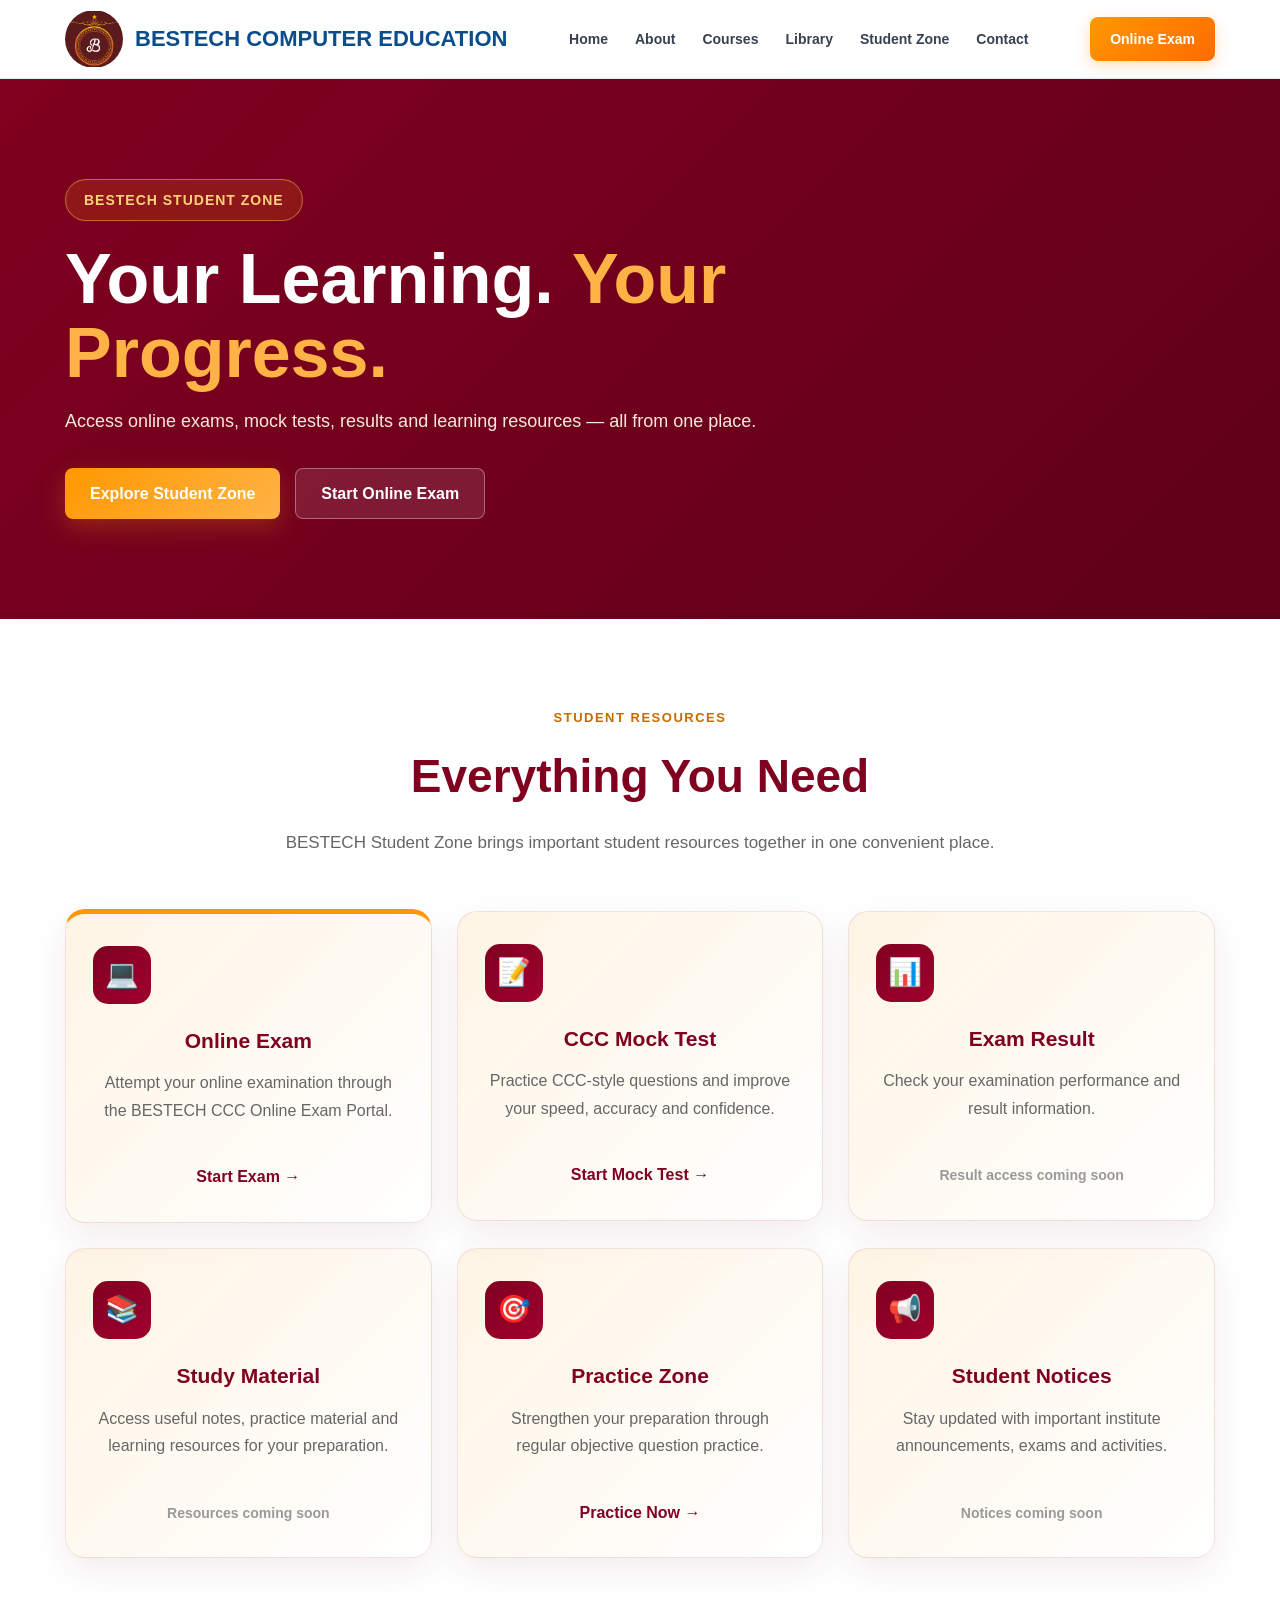
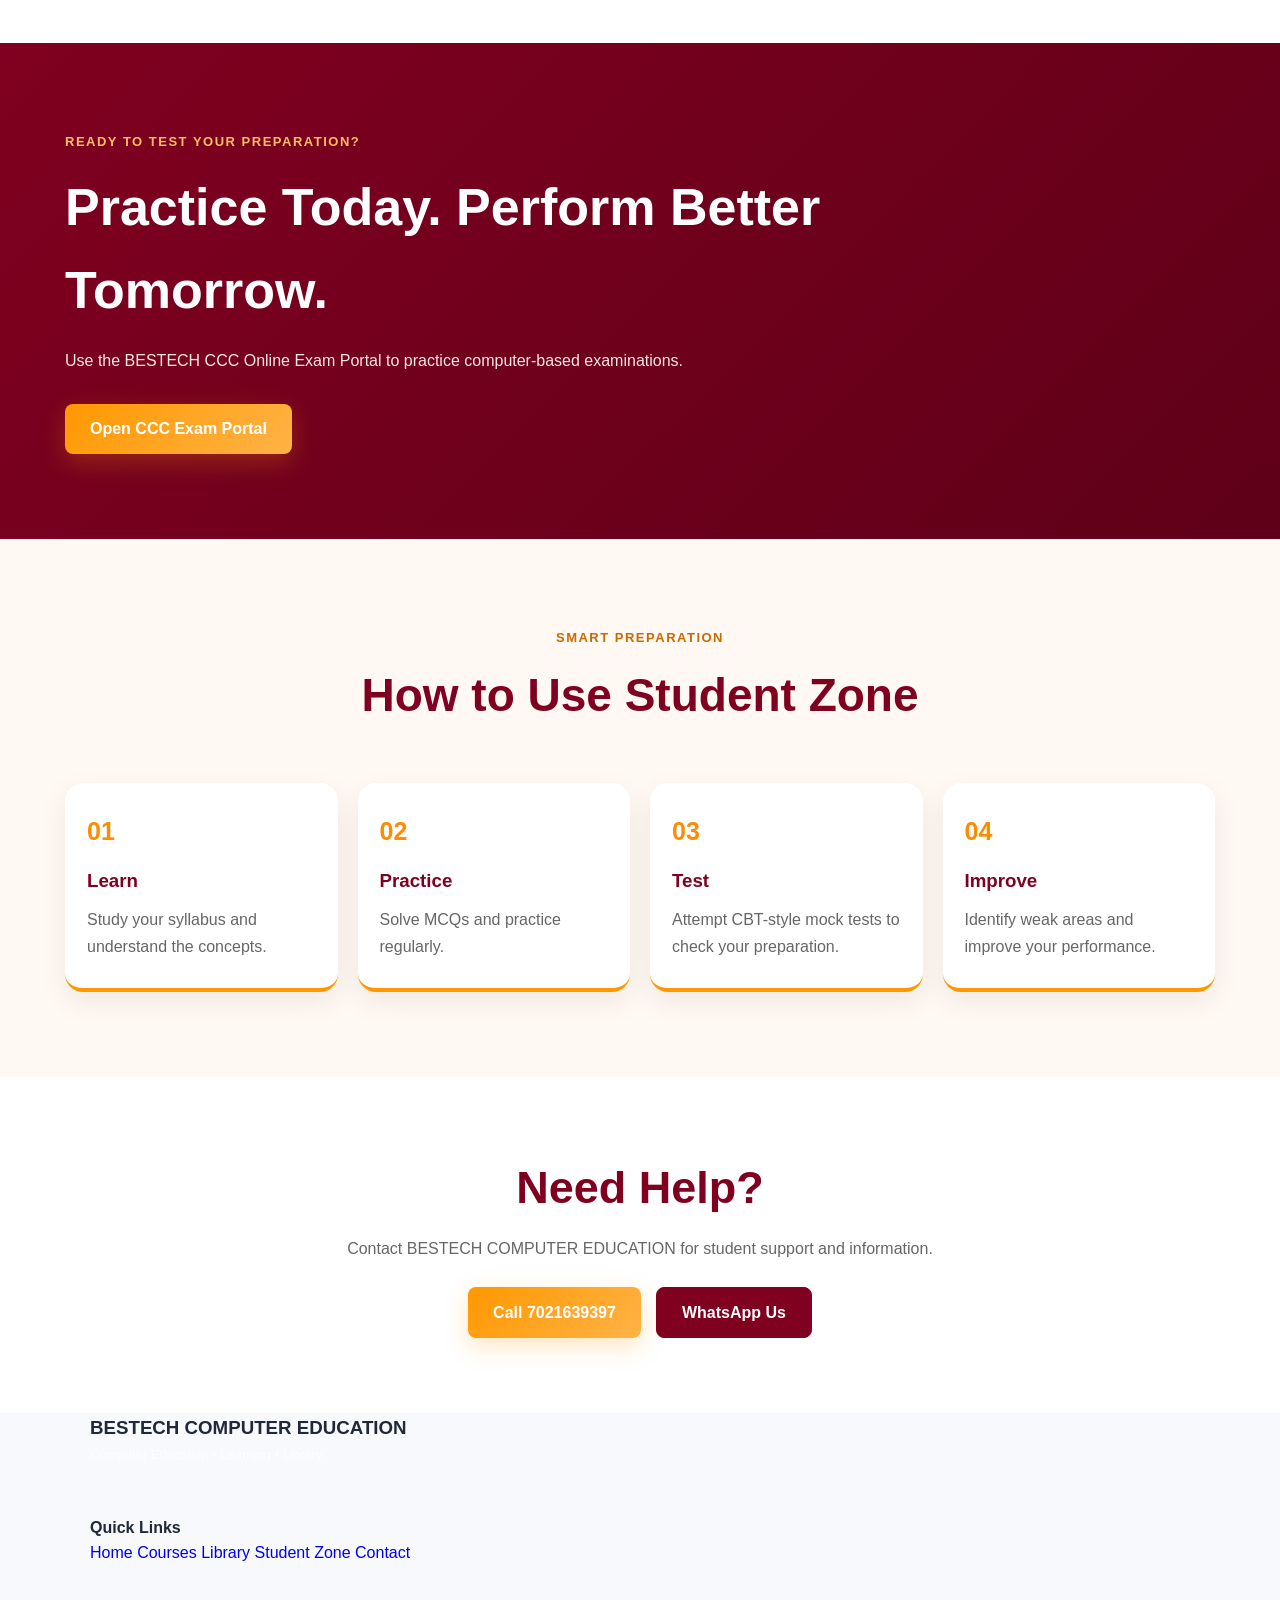
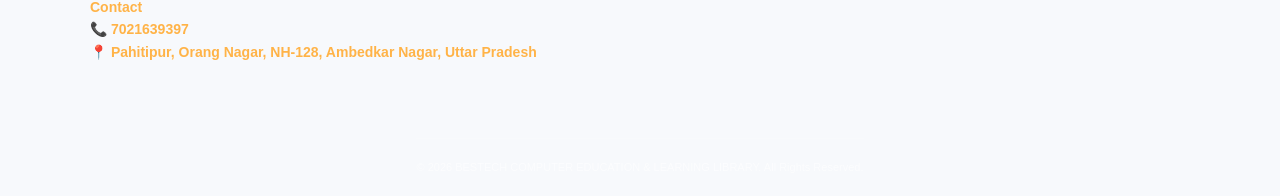
<file: student.html>
<!DOCTYPE html>
<html lang="en">
<head>
    <meta charset="UTF-8">
    <meta name="viewport" content="width=device-width, initial-scale=1.0">

    <title>Student Zone | BESTECH COMPUTER EDUCATION</title>

    <meta name="description"
          content="BESTECH Student Zone - Online Exam, CCC Mock Test, Results, Study Material and Student Resources.">

    <link rel="stylesheet" href="css/style.css">
</head>

<body>

<!-- ================= HEADER ================= -->

<header class="header">

    <div class="navbar">

        <div class="brand">

            <div class="logo-box">
                <img src="images/logo.png"
                     alt="BESTECH COMPUTER EDUCATION Logo">
            </div>

            <div class="brand-text">
                <h2>BESTECH COMPUTER EDUCATION</h2>
            </div>

        </div>

        <button type="button"
                class="menu-toggle"
                id="menuToggle">
            ☰
        </button>

        <nav>
            <ul class="nav-links" id="navLinks">

                <li>
                    <a href="index.html">Home</a>
                </li>

                <li>
                    <a href="index.html#about">About</a>
                </li>

                <li>
                    <a href="courses.html">Courses</a>
                </li>

                <li>
                    <a href="library.html">Library</a>
                </li>

                <li>
                    <a href="student.html" class="active">
                        Student Zone
                    </a>
                </li>

                <li>
                    <a href="index.html#contact">
                        Contact
                    </a>
                </li>

            </ul>
        </nav>

        <a href="https://amit8108gupta.github.io/BESTECH-CCC-PORTAL/"
           class="exam-btn"
           target="_blank">
            Online Exam
        </a>

    </div>

</header>


<!-- ================= HERO ================= -->

<section class="student-hero">

    <div class="student-hero-content">

        <span class="student-badge">
            BESTECH STUDENT ZONE
        </span>

        <h1>
            Your Learning.
            <span>Your Progress.</span>
        </h1>

        <p>
            Access online exams, mock tests, results and
            learning resources — all from one place.
        </p>

        <div class="student-hero-buttons">

            <a href="#student-tools"
               class="student-btn primary">
                Explore Student Zone
            </a>

            <a href="https://amit8108gupta.github.io/BESTECH-CCC-PORTAL/"
               target="_blank"
               class="student-btn secondary">
                Start Online Exam
            </a>

        </div>

    </div>

</section>


<!-- ================= STUDENT TOOLS ================= -->

<section class="student-section"
         id="student-tools">

    <div class="student-container">

        <div class="student-heading">

            <span>STUDENT RESOURCES</span>

            <h2>
                Everything You Need
            </h2>

            <p>
                BESTECH Student Zone brings important
                student resources together in one convenient place.
            </p>

        </div>


        <div class="student-grid">

            <!-- ONLINE EXAM -->

            <div class="student-card featured">

                <div class="student-icon">
                    💻
                </div>

                <h3>
                    Online Exam
                </h3>

                <p>
                    Attempt your online examination through
                    the BESTECH CCC Online Exam Portal.
                </p>

                <a href="https://amit8108gupta.github.io/BESTECH-CCC-PORTAL/"
                   target="_blank"
                   class="student-card-btn">
                    Start Exam →
                </a>

            </div>


            <!-- MOCK TEST -->

            <div class="student-card">

                <div class="student-icon">
                    📝
                </div>

                <h3>
                    CCC Mock Test
                </h3>

                <p>
                    Practice CCC-style questions and improve
                    your speed, accuracy and confidence.
                </p>

                <a href="https://amit8108gupta.github.io/BESTECH-CCC-PORTAL/"
                   target="_blank"
                   class="student-card-btn">
                    Start Mock Test →
                </a>

            </div>


            <!-- RESULT -->

            <div class="student-card">

                <div class="student-icon">
                    📊
                </div>

                <h3>
                    Exam Result
                </h3>

                <p>
                    Check your examination performance and
                    result information.
                </p>

                <span class="student-card-note">
                    Result access coming soon
                </span>

            </div>


            <!-- STUDY MATERIAL -->

            <div class="student-card">

                <div class="student-icon">
                    📚
                </div>

                <h3>
                    Study Material
                </h3>

                <p>
                    Access useful notes, practice material and
                    learning resources for your preparation.
                </p>

                <span class="student-card-note">
                    Resources coming soon
                </span>

            </div>


            <!-- PRACTICE -->

            <div class="student-card">

                <div class="student-icon">
                    🎯
                </div>

                <h3>
                    Practice Zone
                </h3>

                <p>
                    Strengthen your preparation through
                    regular objective question practice.
                </p>

                <a href="https://amit8108gupta.github.io/BESTECH-CCC-PORTAL/"
                   target="_blank"
                   class="student-card-btn">
                    Practice Now →
                </a>

            </div>


            <!-- NOTICES -->

            <div class="student-card">

                <div class="student-icon">
                    📢
                </div>

                <h3>
                    Student Notices
                </h3>

                <p>
                    Stay updated with important institute
                    announcements, exams and activities.
                </p>

                <span class="student-card-note">
                    Notices coming soon
                </span>

            </div>

        </div>

    </div>

</section>


<!-- ================= EXAM CTA ================= -->

<section class="student-exam-cta">

    <div class="student-container">

        <div class="student-exam-content">

            <span>
                READY TO TEST YOUR PREPARATION?
            </span>

            <h2>
                Practice Today. Perform Better Tomorrow.
            </h2>

            <p>
                Use the BESTECH CCC Online Exam Portal to
                practice computer-based examinations.
            </p>

            <a href="https://amit8108gupta.github.io/BESTECH-CCC-PORTAL/"
               target="_blank"
               class="student-btn primary">
                Open CCC Exam Portal
            </a>

        </div>

    </div>

</section>


<!-- ================= STUDENT GUIDELINES ================= -->

<section class="student-section student-guidelines">

    <div class="student-container">

        <div class="student-heading">

            <span>SMART PREPARATION</span>

            <h2>
                How to Use Student Zone
            </h2>

        </div>


        <div class="student-steps">

            <div class="student-step">

                <strong>01</strong>

                <h3>
                    Learn
                </h3>

                <p>
                    Study your syllabus and understand the concepts.
                </p>

            </div>


            <div class="student-step">

                <strong>02</strong>

                <h3>
                    Practice
                </h3>

                <p>
                    Solve MCQs and practice regularly.
                </p>

            </div>


            <div class="student-step">

                <strong>03</strong>

                <h3>
                    Test
                </h3>

                <p>
                    Attempt CBT-style mock tests to check your preparation.
                </p>

            </div>


            <div class="student-step">

                <strong>04</strong>

                <h3>
                    Improve
                </h3>

                <p>
                    Identify weak areas and improve your performance.
                </p>

            </div>

        </div>

    </div>

</section>


<!-- ================= CONTACT CTA ================= -->

<section class="student-contact-cta">

    <div class="student-container">

        <h2>
            Need Help?
        </h2>

        <p>
            Contact BESTECH COMPUTER EDUCATION for
            student support and information.
        </p>

        <div class="student-contact-buttons">

            <a href="tel:7021639397"
               class="student-btn primary">
                Call 7021639397
            </a>

            <a href="https://wa.me/917021639397"
               target="_blank"
               class="student-btn secondary">
                WhatsApp Us
            </a>

        </div>

    </div>

</section>


<!-- ================= FOOTER ================= -->

<footer class="footer">

    <div class="footer-container">

        <div class="footer-brand">

            <h3>
                BESTECH COMPUTER EDUCATION
            </h3>

            <p>
                Computer Education • Learning • Library
            </p>

        </div>


        <div class="footer-links">

            <h4>
                Quick Links
            </h4>

            <div class="footer-link-row">

                <a href="index.html">Home</a>

                <a href="courses.html">Courses</a>

                <a href="library.html">Library</a>

                <a href="student.html">Student Zone</a>

                <a href="index.html#contact">Contact</a>

            </div>

        </div>


        <div class="footer-contact">

            <h4>
                Contact
            </h4>

            <p>
                📞 7021639397
            </p>

            <p>
                📍 Pahitipur, Orang Nagar, NH-128,
                Ambedkar Nagar, Uttar Pradesh
            </p>

        </div>


        <div class="footer-bottom">

            <p>
                © 2026 BESTECH COMPUTER EDUCATION &
                LEARNING LIBRARY. All Rights Reserved.
            </p>

        </div>

    </div>

</footer>


<script src="js/script.js"></script>

</body>
</html>
</file>
<file: css/style.css>
/* =========================================
   BESTECH COMPUTER EDUCATION
   Official Website - Main Stylesheet
========================================= */

* {
    margin: 0;
    padding: 0;
    box-sizing: border-box;
}

html {
    scroll-behavior: smooth;
}

body {
    font-family: "Poppins", sans-serif;
    background: #f7f9fc;
    color: #1f2937;
    line-height: 1.6;
}

a {
    text-decoration: none;
}

/* =========================
   HEADER
========================= */

.header {
    position: sticky;
    top: 0;
    width: 100%;
    z-index: 1000;
    background: rgba(255,255,255,0.96);
    backdrop-filter: blur(12px);
    border-bottom: 1px solid #e5e7eb;
}

.navbar {
    max-width: 1200px;
    margin: auto;
    min-height: 78px;

    display: flex;
    align-items: center;
    justify-content: space-between;

    padding: 10px 25px;
}

.brand {
    display: flex;
    align-items: center;
    gap: 12px;
}

.logo-box {
    width: 58px;
    height: 58px;

    display: flex;
    align-items: center;
    justify-content: center;

    flex-shrink: 0;
}

.logo-box img {
    width: 100%;
    height: 100%;

    object-fit: contain;
    border-radius: 50%;
}

.brand-text h2 {
    color: #0a4d8c;
    font-size: 22px;
    line-height: 1.1;
}

.brand-text p {
    font-size: 12px;
    color: #6b7280;
}

.nav-links {
    list-style: none;

    display: flex;
    align-items: center;
    gap: 27px;
}

.nav-links a {
    color: #374151;
    font-size: 14px;
    font-weight: 600;
    transition: 0.3s;
}

.nav-links a:hover {
    color: #ff7a00;
}

.exam-btn {
    background: linear-gradient(135deg, #ff9800, #ff6b00);
    color: white;

    padding: 11px 20px;
    border-radius: 8px;

    font-size: 14px;
    font-weight: 600;

    box-shadow: 0 5px 15px rgba(255, 128, 0, 0.25);

    transition: 0.3s;
}

.exam-btn:hover {
    transform: translateY(-2px);
}

/* =========================
   HERO
========================= */

.hero {
    min-height: 620px;

    background:
    radial-gradient(
        circle at 85% 20%,
        rgba(255, 152, 0, 0.22),
        transparent 30%
    ),
    linear-gradient(
        135deg,
        #4d0013,
        #800020 60%,
        #9b1638
    );

    display: flex;
    align-items: center;
    justify-content: space-between;

    gap: 60px;

    padding: 80px max(6%, calc((100% - 1200px) / 2));

    color: white;

    position: relative;
    overflow: hidden;
}

.hero::after {
    content: "";

    position: absolute;
    width: 380px;
    height: 380px;

    border: 70px solid rgba(255,255,255,0.04);
    border-radius: 50%;

    right: -100px;
    bottom: -170px;
}

.hero-content {
    max-width: 700px;
    position: relative;
    z-index: 2;
}

.welcome {
    display: inline-block;

    background: rgba(255,255,255,0.12);

    padding: 7px 16px;
    border-radius: 30px;

    font-size: 13px;
    font-weight: 600;

    margin-bottom: 20px;

    border: 1px solid rgba(255,255,255,0.18);
}

.hero h1 {
    font-size: clamp(38px, 5vw, 65px);
    line-height: 1.08;

    margin-bottom: 20px;

    font-weight: 800;
}

.hero h1 span {
    color: #ffb13b;
}

.hero h2 {
    font-size: 21px;
    font-weight: 500;

    margin-bottom: 15px;

    color: #eaf4ff;
}

.hero-content > p {
    font-size: 18px;
    color: #dcecff;
}

.hero-buttons {
    display: flex;
    gap: 15px;

    margin-top: 30px;
}

.primary-btn,
.secondary-btn {
    display: inline-block;

    padding: 13px 25px;

    border-radius: 9px;

    font-weight: 600;

    transition: 0.3s;
}

.primary-btn {
    background: #ff8a00;
    color: white;

    box-shadow: 0 7px 20px rgba(255,138,0,0.3);
}

.secondary-btn {
    color: white;
    border: 1px solid rgba(255,255,255,0.55);
    background: rgba(255,255,255,0.08);
}

.primary-btn:hover,
.secondary-btn:hover {
    transform: translateY(-3px);
}

.hero-features {
    margin-top: 30px;

    display: flex;
    flex-wrap: wrap;
    gap: 20px;

    font-size: 13px;
    color: #eaf4ff;
}

/* Admission card */

.hero-card {
    width: 320px;

    background: rgba(255,255,255,0.12);
    backdrop-filter: blur(18px);

    border: 1px solid rgba(255,255,255,0.2);

    border-radius: 20px;

    padding: 35px;

    position: relative;
    z-index: 2;

    box-shadow: 0 20px 50px rgba(0,0,0,0.2);
}

.hero-card-icon {
    font-size: 45px;
    margin-bottom: 12px;
}

.hero-card h3 {
    font-size: 25px;
    margin-bottom: 10px;
}

.hero-card p {
    font-size: 14px;
    color: #e5efff;
    margin-bottom: 20px;
}

.hero-card a {
    color: #ffc46b;
    font-weight: 600;
}

/* =========================
   GENERAL SECTION
========================= */

.section {
    padding: 90px 25px;
}

.light-section {
    background: #eef4fa;
}

.section-heading {
    max-width: 750px;

    margin: 0 auto 50px;

    text-align: center;
}

.section-heading span,
.small-title {
    color: #ff7a00;

    font-size: 13px;
    font-weight: 700;

    letter-spacing: 1.5px;
}

.section-heading h2 {
    color: #70001c;

    font-size: 36px;

    margin: 8px 0 12px;
}

.section-heading p {
    color: #64748b;
}

/* =========================
   COURSE CARDS
========================= */

.cards {
    max-width: 1200px;
    margin: auto;

    display: grid;

    grid-template-columns:
        repeat(4, 1fr);

    gap: 22px;
}

.card {
    background: white;

    padding: 30px 25px;

    border-radius: 15px;

    box-shadow:
        0 8px 30px rgba(0,0,0,0.06);

    border: 1px solid #edf1f5;

    transition: 0.3s;
}

.card:hover {
    transform: translateY(-8px);

    box-shadow:
        0 15px 35px rgba(0,0,0,0.1);
}

.card-icon {
    font-size: 37px;
    margin-bottom: 15px;
}

.card h3 {
    color: #073b70;
    margin-bottom: 8px;
}

.card p {
    font-size: 14px;
    color: #64748b;
}

/* =========================
   LIBRARY
========================= */

/* =========================
   LEARNING LIBRARY
========================= */

.library-section {
    background:
        linear-gradient(
            135deg,
            rgba(128, 0, 32, 0.05),
            rgba(255, 255, 255, 1)
        );
}

.library-box {
    max-width: 1150px;
    margin: auto;

    display: grid;
    grid-template-columns: 1.5fr 0.8fr;
    gap: 45px;

    padding: 55px;

    border-radius: 25px;

    background:
        linear-gradient(
            135deg,
            rgba(255, 140, 0, 0.92),
            rgba(255, 94, 0, 0.82)
        );

    color: white;

    box-shadow:
        0 20px 50px rgba(80, 0, 20, 0.18);
}

.library-content h2 {
    font-size: 38px;
    line-height: 1.2;
    margin: 10px 0 15px;
}

.library-description {
    color: rgba(255,255,255,0.82);
    max-width: 700px;
}

.library-features {
    display: grid;
    grid-template-columns: repeat(2, 1fr);

    gap: 16px;

    margin: 30px 0;
}

.library-feature {
    display: flex;
    align-items: flex-start;
    gap: 12px;

    padding: 15px;
    border-radius: 12px;

    background: rgba(255, 255, 255, 0.14);
    border: 1px solid rgba(255, 255, 255, 0.22);

    backdrop-filter: blur(10px);
}

.library-feature > span {
    font-size: 24px;
}

.library-feature strong {
    font-size: 14px;
}

.library-feature p {
    font-size: 11px;
    margin-top: 3px;
    color: rgba(255,255,255,0.7);
}

.library-btn {
    display: inline-block;

    background: #ffffff;
    color: #800020;

    padding: 12px 22px;

    border-radius: 9px;

    font-size: 14px;
    font-weight: 700;

    transition: 0.3s;
}

.library-btn:hover {
    transform: translateY(-3px);
}

.library-visual {
    display: flex;
    flex-direction: column;
    align-items: center;
    justify-content: center;

    text-align: center;
    padding: 35px 20px;

    border-radius: 20px;

    background: rgba(255, 255, 255, 0.16);
    border: 1px solid rgba(255, 255, 255, 0.28);

    backdrop-filter: blur(15px);

    box-shadow: inset 0 1px 0 rgba(255,255,255,0.2);
}

.library-big-icon {
    font-size: 90px;
}

.library-visual h3 {
    margin-top: 15px;
    font-size: 22px;
}

.library-visual p {
    margin-top: 5px;
    font-size: 13px;
    color: rgba(255,255,255,0.75);
}

.library-badge {
    margin-top: 25px;

    padding: 7px 13px;

    border-radius: 30px;

    background: rgba(255,255,255,0.12);

    font-size: 10px;
    font-weight: 700;

    letter-spacing: 1px;
}

/* Tablet / Mobile */

@media (max-width: 850px) {

    .library-box {
        grid-template-columns: 1fr;
        padding: 35px 25px;
    }

}

@media (max-width: 600px) {

    .library-features {
        grid-template-columns: 1fr;
    }

    .library-content h2 {
        font-size: 29px;
    }

    .library-big-icon {
        font-size: 65px;
    }

}

/* =========================
   STUDENT ZONE
========================= */

.student-section {
    background: #f0f5fb;
}

.student-card {
    max-width: 470px;

    margin: auto;

    background: white;

    text-align: center;

    padding: 40px;

    border-radius: 20px;

    box-shadow:
        0 10px 40px rgba(0,0,0,0.08);
}

.student-icon {
    font-size: 55px;
}

.student-card h3 {
    color: #073b70;
    font-size: 24px;
    margin: 12px 0;
}

.student-card p {
    color: #64748b;
    margin-bottom: 25px;
}

.start-test-btn {
    display: inline-block;

    padding: 13px 28px;

    background:
        linear-gradient(
            135deg,
            #ff9500,
            #ff6a00
        );

    color: white;

    border-radius: 9px;

    font-weight: 600;

    transition: 0.3s;
}

.start-test-btn:hover {
    transform: translateY(-3px);
}

/* =========================================
   PROFESSIONAL FOOTER
========================================= */

.main-footer {
    background:
        linear-gradient(
            135deg,
            #4d0013,
            #75001e
        );

    color: white;

    padding: 65px 25px 0;
}

.footer-container {
    max-width: 1100px;
    margin: auto;

    display: flex;
    flex-direction: column;

    gap: 30px;
}

.footer-column {
    width: 100%;

    padding-bottom: 25px;

    border-bottom: 1px solid rgba(255,255,255,0.12);
}

.footer-logo-area {
    display: flex;
    align-items: center;

    gap: 14px;

    margin-bottom: 20px;
}

.footer-logo-area img {
    width: 65px;
    height: 65px;

    object-fit: contain;

    background: white;

    border-radius: 50%;

    padding: 3px;
}

.footer-logo-area h3 {
    font-size: 17px;
    line-height: 1.3;

    color: white;
}

.footer-logo-area span {
    font-size: 11px;

    color: #ffb347;

    font-weight: 600;
}

.footer-brand > p {
    max-width: 370px;

    font-size: 13px;

    line-height: 1.8;

    color: rgba(255,255,255,0.72);

    margin-bottom: 18px;
}

.footer-contact {
    display: inline-block;

    color: #ffb347;

    font-size: 14px;
    font-weight: 700;
}

.footer-column h4 {
    position: relative;

    font-size: 16px;

    margin-bottom: 22px;

    color: white;
}

.footer-column h4::after {
    content: "";

    position: absolute;

    left: 0;
    bottom: -8px;

    width: 35px;
    height: 2px;

    background: #ff8a00;
}

.footer-column ul {
    list-style: none;

    display: flex;
    flex-wrap: wrap;

    gap: 12px 25px;
}

.footer-column ul li {
    margin: 0;
}

.footer-column ul li a {
    color: rgba(255,255,255,0.72);

    font-size: 13px;

    transition: 0.3s;
}

.footer-column ul li a:hover {
    color: #ffb347;

    padding-left: 4px;
}

.footer-address {
    color: rgba(255,255,255,0.72);

    font-size: 13px;

    line-height: 1.9;
}

.footer-map {
    display: inline-block;

    margin-top: 15px;

    color: #ffb347;

    font-size: 13px;
    font-weight: 700;
}

.footer-bottom {
    max-width: 1200px;

    margin: 45px auto 0;

    padding: 20px 0;

    border-top:
        1px solid rgba(255,255,255,0.12);

    display: flex;

    justify-content: space-between;
    align-items: center;

    gap: 20px;
}

.footer-bottom p {
    font-size: 11px;

    color: rgba(255,255,255,0.60);
}


/* TABLET */

@media (max-width: 900px) {

    .footer-container {
        grid-template-columns:
            repeat(2, 1fr);
    }

}


/* MOBILE */

@media (max-width: 600px) 
{

    .main-footer {
        padding: 50px 20px 0;
    }

    .footer-container {
        grid-template-columns: 1fr;

        gap: 35px;
    }

    .footer-bottom {
        flex-direction: column;

        text-align: center;
    }
     .footer-column ul {
        flex-direction: column;
        gap: 10px;
    }
    
}
/* =========================
   RESPONSIVE
========================= */

@media (max-width: 950px) {

    .nav-links {
        display: none;
    }

    .hero {
        flex-direction: column;
        align-items: flex-start;

        padding-top: 70px;
        padding-bottom: 70px;
    }

    .hero-card {
        width: 100%;
        max-width: 500px;
    }

    .cards {
        grid-template-columns:
            repeat(2, 1fr);
    }

}

@media (max-width: 650px) {

    .navbar {
        padding: 10px 15px;
    }

    .brand-text h2 {
        font-size: 18px;
    }

    .brand-text p {
        font-size: 10px;
    }

    .exam-btn {
        padding: 9px 12px;
        font-size: 12px;
    }

    .hero {
        min-height: auto;
        padding: 60px 20px;
    }

    .hero h1 {
        font-size: 38px;
    }

    .hero h2 {
        font-size: 17px;
    }

    .hero-buttons {
        flex-direction: column;
    }

    .primary-btn,
    .secondary-btn {
        text-align: center;
    }

    .hero-features {
        flex-direction: column;
        gap: 8px;
    }

    .section {
        padding: 65px 18px;
    }

    .section-heading h2 {
        font-size: 29px;
    }

    .cards {
        grid-template-columns: 1fr;
    }

    .library-box {
        padding: 35px 25px;
        flex-direction: column;
        align-items: flex-start;
    }

    .library-box h2 {
        font-size: 28px;
    }

    .library-icon {
        font-size: 60px;
    }

    .contact-box {
        grid-template-columns: 1fr;
    }

}
/* =========================
   PROFESSIONAL COURSE CARDS
========================= */

.course-grid {
    grid-template-columns: repeat(3, 1fr);
}

.course-card {
    position: relative;
    overflow: hidden;
    min-height: 285px;
}

.course-card::before {
    content: "";
    position: absolute;
    top: 0;
    left: 0;

    width: 100%;
    height: 4px;

    background: linear-gradient(
        90deg,
        #800020,
        #d4a017
    );
}

.course-card .card-icon {
    width: 60px;
    height: 60px;

    display: flex;
    align-items: center;
    justify-content: center;

    background: rgba(128, 0, 32, 0.08);

    border-radius: 14px;

    font-size: 30px;
}

.course-card h3 {
    font-size: 21px;
    margin-top: 18px;
}

.course-tag {
    position: absolute;

    top: 18px;
    right: 18px;

    background: rgba(128, 0, 32, 0.1);
    color: #800020;

    padding: 5px 10px;
    border-radius: 20px;

    font-size: 10px;
    font-weight: 700;

    text-transform: uppercase;
}

.course-link {
    display: inline-block;

    margin-top: 20px;

    color: #800020;

    font-size: 14px;
    font-weight: 700;
}

.course-link:hover {
    color: #d48806;
}

.all-courses {
    text-align: center;
    margin-top: 40px;
}

.all-courses .primary-btn {
    background: linear-gradient(
        135deg,
        #800020,
        #a51c46
    );
}

/* Tablet */

@media (max-width: 950px) {

    .course-grid {
        grid-template-columns: repeat(2, 1fr);
    }

}

/* Mobile */

@media (max-width: 650px) {

    .course-grid {
        grid-template-columns: 1fr;
    }

    .course-card {
        min-height: auto;
    }

}
/* =========================================
   STUDENT ZONE
========================================= */

.student-zone-section {
    background:
        linear-gradient(
            180deg,
            #f8fafc,
            rgba(128, 0, 32, 0.04)
        );
}

.student-zone-grid {
    max-width: 1150px;
    margin: auto;

    display: grid;
    grid-template-columns: repeat(4, 1fr);

    gap: 20px;
}

.student-zone-card {
    position: relative;

    background: rgba(255, 255, 255, 0.92);

    padding: 30px 24px;

    border-radius: 18px;

    border: 1px solid rgba(128, 0, 32, 0.08);

    box-shadow:
        0 10px 35px rgba(0, 0, 0, 0.06);

    transition:
        transform 0.3s ease,
        box-shadow 0.3s ease;
}

.student-zone-card:hover {
    transform: translateY(-7px);

    box-shadow:
        0 18px 40px rgba(128, 0, 32, 0.12);
}

.zone-icon {
    width: 58px;
    height: 58px;

    display: flex;
    align-items: center;
    justify-content: center;

    border-radius: 15px;

    background: rgba(128, 0, 32, 0.08);

    font-size: 29px;

    margin-bottom: 20px;
}

.student-zone-card h3 {
    color: #800020;

    font-size: 21px;

    margin-bottom: 10px;
}

.student-zone-card p {
    color: #64748b;

    font-size: 13px;

    min-height: 82px;
}

.zone-link {
    display: inline-block;

    margin-top: 15px;

    color: #800020;

    font-size: 13px;
    font-weight: 700;
}

.zone-link:hover {
    color: #e87500;
}


/* FEATURED EXAM CARD */

.featured-zone-card {
    background:
        linear-gradient(
            145deg,
            rgba(105, 0, 27, 0.96),
            rgba(145, 15, 55, 0.90)
        );

    color: white;

    border: 1px solid rgba(255,255,255,0.15);

    box-shadow:
        0 15px 40px rgba(128, 0, 32, 0.20);
}

.featured-zone-card .zone-icon {
    background: rgba(255,255,255,0.14);
}

.featured-zone-card h3 {
    color: white;
}

.featured-zone-card p {
    color: rgba(255,255,255,0.78);
}

.zone-badge {
    position: absolute;

    top: 20px;
    right: 20px;

    background: #ff8a00;
    color: white;

    padding: 4px 9px;

    border-radius: 20px;

    font-size: 9px;
    font-weight: 800;

    letter-spacing: 1px;
}

.zone-btn {
    display: inline-block;

    margin-top: 15px;

    padding: 11px 17px;

    border-radius: 8px;

    font-size: 13px;
    font-weight: 700;

    transition: 0.3s;
}

.exam-zone-btn {
    background: #ff8a00;
    color: white;
}

.exam-zone-btn:hover {
    background: #ffffff;
    color: #800020;

    transform: translateY(-2px);
}


/* TABLET */

@media (max-width: 950px) {

    .student-zone-grid {
        grid-template-columns: repeat(2, 1fr);
    }

}


/* MOBILE */

@media (max-width: 600px) {

    .student-zone-grid {
        grid-template-columns: 1fr;
    }

    .student-zone-card p {
        min-height: auto;
    }

}
/* =========================
   CONTACT SECTION
========================= */

.contact-section {
    background: #ffffff;
}

.contact-grid {
    max-width: 1050px;
    margin: auto;

    display: grid;
    grid-template-columns: repeat(3, 1fr);
    gap: 25px;
}

.contact-card {
    text-align: center;

    padding: 35px 25px;

    background: rgba(128, 0, 32, 0.04);

    border: 1px solid rgba(128, 0, 32, 0.10);
    border-radius: 18px;

    transition: 0.3s;

    box-shadow: 0 8px 30px rgba(0,0,0,0.05);
}

.contact-card:hover {
    transform: translateY(-7px);
    box-shadow: 0 15px 35px rgba(128,0,32,0.12);
}

.contact-icon {
    font-size: 38px;
    margin-bottom: 15px;
}

.contact-card h3 {
    color: #800020;
    font-size: 20px;
    margin-bottom: 8px;
}

.contact-card p {
    color: #64748b;
    font-size: 13px;
    line-height: 1.8;
    min-height: 70px;
}

.contact-btn {
    display: inline-block;

    margin-top: 18px;
    padding: 11px 20px;

    background: linear-gradient(
        135deg,
        #800020,
        #a51c46
    );

    color: white;

    border-radius: 8px;

    font-size: 13px;
    font-weight: 600;

    transition: 0.3s;
}

.contact-btn:hover {
    background: #ff8500;
    transform: translateY(-2px);
}

@media (max-width: 750px) {

    .contact-grid {
        grid-template-columns: 1fr;
    }

    .contact-card p {
        min-height: auto;
    }

}
/* ===== FINAL MOBILE MENU FIX ===== */

.menu-toggle {
    display: none;
}

@media (max-width: 950px) {

    .navbar {
        position: relative;
    }

    .menu-toggle {
        display: block;
        border: none;
        background: transparent;
        color: #800020;
        font-size: 28px;
        cursor: pointer;
        z-index: 10001;
    }

    .nav-links {
        display: none !important;

        position: absolute;
        top: 78px;
        left: 0;

        width: 100%;

        background: #ffffff;

        flex-direction: column;
        align-items: stretch;

        padding: 15px 25px;

        z-index: 10000;

        box-shadow: 0 12px 30px rgba(0,0,0,0.15);
    }

    .nav-links.active {
        display: flex !important;
    }

    .nav-links li {
        width: 100%;
    }

    .nav-links li a {
        display: block;
        width: 100%;

        padding: 13px 5px;

        color: #800020;

        border-bottom: 1px solid rgba(128,0,32,0.08);
    }
}
/* =================================
   FINAL MOBILE MENU
================================= */

.menu-toggle {
    display: none;
}

@media screen and (max-width: 950px) {

    .navbar {
        position: relative;
    }

    .menu-toggle {
        display: block !important;
        background: transparent;
        border: none;
        color: #800020;
        font-size: 30px;
        cursor: pointer;
        padding: 5px 8px;
        z-index: 99999;
    }

    .nav-links {
        display: none !important;

        position: absolute;
        top: 100%;
        left: 0;
        right: 0;

        width: 100%;

        background: #ffffff;

        flex-direction: column;
        align-items: stretch;

        padding: 10px 20px 20px;

        box-shadow: 0 12px 25px rgba(0, 0, 0, 0.15);

        z-index: 99998;
    }

    .nav-links.active {
        display: flex !important;
    }

    .nav-links li {
        width: 100%;
        margin: 0;
    }

    .nav-links li a {
        display: block;
        width: 100%;

        padding: 14px 5px;

        color: #800020;

        border-bottom: 1px solid rgba(128, 0, 32, 0.10);
    }
}
@media screen and (max-width: 650px) {

    .brand-text h2 {
        font-size: 13px;
    }

    .logo-box {
        width: 45px;
        height: 45px;
    }

    .exam-btn {
        display: none;
    }
}
/* =====================================
   FINAL RESPONSIVE NAVIGATION
===================================== */

/* DESKTOP */
.menu-toggle {
    display: none;
}

/* TABLET + SMALL DESKTOP + MOBILE */
@media screen and (max-width: 950px) {

    .navbar {
        position: relative;
    }

    /* Hide normal menu */
    .nav-links {
        display: none !important;

        position: absolute;
        top: 100%;
        left: 0;

        width: 100%;

        background: #ffffff;

        flex-direction: column;
        align-items: stretch;

        padding: 15px 25px;

        box-shadow: 0 12px 30px rgba(0,0,0,0.15);

        z-index: 9999;
    }

    /* Show hamburger */
    .menu-toggle {
        display: block !important;

        background: transparent;
        border: none;

        color: #800020;

        font-size: 30px;

        cursor: pointer;

        margin-left: 10px;

        z-index: 10000;
    }

    /* Open menu */
    .nav-links.active {
        display: flex !important;
    }

    .nav-links li {
        width: 100%;
    }

    .nav-links li a {
        display: block;

        width: 100%;

        padding: 13px 5px;

        color: #800020;

        border-bottom: 1px solid rgba(128,0,32,0.08);
    }
}

/* SMALL MOBILE */
@media screen and (max-width: 650px) {

    .brand-text h2 {
        font-size: 13px;
    }

    .logo-box {
        width: 45px;
        height: 45px;
    }

    .exam-btn {
        display: none;
    }
}
/* =========================================
   COURSES PAGE
========================================= */

.courses-page-hero {
    min-height: 390px;

    display: flex;
    align-items: center;
    justify-content: center;

    text-align: center;

    padding: 70px 20px;

    color: white;

    background:
        radial-gradient(
            circle at 80% 20%,
            rgba(255, 138, 0, 0.30),
            transparent 30%
        ),
        linear-gradient(
            135deg,
            rgba(80, 0, 22, 0.96),
            rgba(128, 0, 32, 0.88)
        );
}

.courses-page-hero span {
    color: #ffb347;

    font-size: 13px;
    font-weight: 700;

    letter-spacing: 1.5px;
}

.courses-page-hero h1 {
    font-size: clamp(42px, 6vw, 65px);

    margin: 8px 0;
}

.courses-page-hero p {
    color: rgba(255,255,255,0.8);

    margin-bottom: 30px;
}

.course-intro {
    padding-bottom: 45px;
}


/* COURSE DETAILS */

.course-details-section {
    max-width: 1100px;

    margin: auto;

    padding: 20px 25px 90px;

    display: flex;
    flex-direction: column;

    gap: 25px;
}

.course-detail-card {
    position: relative;

    display: grid;

    grid-template-columns: 100px 1fr;

    gap: 30px;

    padding: 40px;

    background: white;

    border-radius: 20px;

    border:
        1px solid rgba(128,0,32,0.09);

    box-shadow:
        0 10px 35px rgba(0,0,0,0.06);

    scroll-margin-top: 110px;

    transition: 0.3s;
}

.course-detail-card:hover {
    transform: translateY(-4px);

    box-shadow:
        0 16px 40px rgba(128,0,32,0.11);
}

.course-number {
    width: 75px;
    height: 75px;

    display: flex;
    align-items: center;
    justify-content: center;

    border-radius: 18px;

    background:
        linear-gradient(
            135deg,
            #800020,
            #a51c46
        );

    color: white;

    font-size: 24px;
    font-weight: 800;
}

.course-label {
    color: #e87500;

    font-size: 10px;
    font-weight: 800;

    letter-spacing: 1.3px;
}

.course-detail-content h2 {
    color: #800020;

    font-size: 28px;

    margin: 5px 0 10px;
}

.course-detail-content > p {
    color: #64748b;

    font-size: 14px;

    max-width: 800px;
}


/* TOPICS */

.course-topics {
    display: grid;

    grid-template-columns:
        repeat(4, 1fr);

    gap: 10px;

    margin: 25px 0;
}

.course-topics span {
    padding: 10px 12px;

    background:
        rgba(128,0,32,0.05);

    border-radius: 8px;

    color: #475569;

    font-size: 11px;
}


/* BUTTONS */

.course-actions {
    display: flex;
    flex-wrap: wrap;

    gap: 12px;
}

.course-enquiry-btn,
.course-test-btn {
    display: inline-block;

    padding: 11px 20px;

    border-radius: 8px;

    font-size: 13px;
    font-weight: 700;

    transition: 0.3s;
}

.course-enquiry-btn {
    background: #800020;

    color: white;
}

.course-test-btn {
    background: #ff8500;

    color: white;
}

.course-enquiry-btn:hover,
.course-test-btn:hover {
    transform: translateY(-2px);
}


/* CTA */

.course-cta {
    padding: 75px 20px;

    text-align: center;

    background:
        linear-gradient(
            135deg,
            #ff9700,
            #ed6900
        );

    color: white;
}

.course-cta span {
    font-size: 11px;

    font-weight: 800;

    letter-spacing: 2px;
}

.course-cta h2 {
    font-size: 37px;

    margin: 8px 0;
}

.course-cta p {
    color: rgba(255,255,255,0.85);
}

.course-cta-buttons {
    display: flex;

    justify-content: center;

    gap: 12px;

    margin-top: 25px;
}

.course-cta-buttons a {
    padding: 12px 22px;

    background: white;

    color: #800020;

    border-radius: 8px;

    font-size: 13px;
    font-weight: 700;
}


/* COURSES FOOTER */

.courses-footer {
    padding: 50px 20px;

    text-align: center;

    background: #4d0013;

    color: white;
}

.courses-footer img {
    width: 65px;
    height: 65px;

    object-fit: contain;

    background: white;

    border-radius: 50%;

    margin-bottom: 12px;
}

.courses-footer h3 {
    font-size: 18px;
}

.courses-footer p {
    color: rgba(255,255,255,0.7);

    font-size: 12px;

    margin: 5px 0;
}

.courses-footer > a {
    display: inline-block;

    margin-top: 18px;

    color: #ffb347;

    font-size: 13px;
    font-weight: 700;
}

.courses-copyright {
    margin-top: 30px;

    padding-top: 18px;

    border-top:
        1px solid rgba(255,255,255,0.12);

    color: rgba(255,255,255,0.5);

    font-size: 10px;
}


/* TABLET */

@media (max-width: 850px) {

    .course-topics {
        grid-template-columns:
            repeat(2, 1fr);
    }

}


/* MOBILE */

@media (max-width: 600px) {

    .courses-page-hero {
        min-height: 330px;
    }

    .course-detail-card {
        grid-template-columns: 1fr;

        padding: 28px 22px;
    }

    .course-number {
        width: 60px;
        height: 60px;

        font-size: 19px;
    }

    .course-detail-content h2 {
        font-size: 24px;
    }

    .course-topics {
        grid-template-columns: 1fr;
    }

    .course-cta h2 {
        font-size: 29px;
    }

    .course-cta-buttons {
        flex-direction: column;

        max-width: 250px;

        margin: 25px auto 0;
    }

}
/* =========================================
   BESTECH LEARNING LIBRARY PAGE
   ========================================= */

.library-hero {
    min-height: 560px;
    display: flex;
    align-items: center;
    position: relative;
    overflow: hidden;
    background:
        linear-gradient(135deg, rgba(128,0,32,.96), rgba(91,0,22,.94)),
        url("images/logo.png") center/cover no-repeat;
    color: #fff;
}

.library-hero-content {
    width: min(1150px, 90%);
    margin: auto;
    padding: 80px 0;
}

.library-badge {
    display: inline-block;
    padding: 9px 18px;
    border-radius: 30px;
    background: rgba(255,165,0,.18);
    border: 1px solid rgba(255,190,80,.55);
    color: #ffd27a;
    font-size: 14px;
    font-weight: 700;
    letter-spacing: 1px;
}

.library-hero h1 {
    max-width: 800px;
    margin: 22px 0 15px;
    font-size: clamp(40px, 6vw, 72px);
    line-height: 1.05;
}

.library-hero h1 span {
    color: #ffb347;
}

.library-hero p {
    max-width: 700px;
    margin-bottom: 30px;
    font-size: 18px;
    line-height: 1.8;
    color: #f9e8df;
}

.library-hero-buttons,
.library-cta-buttons {
    display: flex;
    gap: 15px;
    flex-wrap: wrap;
}

.library-btn {
    display: inline-flex;
    align-items: center;
    justify-content: center;
    min-height: 48px;
    padding: 12px 25px;
    border-radius: 8px;
    text-decoration: none;
    font-weight: 700;
    transition: .3s ease;
}

.library-btn.primary {
    background: linear-gradient(135deg, #ff9800, #ffb347);
    color: #fff;
    box-shadow: 0 8px 25px rgba(255,152,0,.25);
}

.library-btn.secondary {
    background: rgba(255,255,255,.1);
    color: #fff;
    border: 1px solid rgba(255,255,255,.35);
}

.library-btn:hover {
    transform: translateY(-3px);
}

.library-section {
    padding: 85px 0;
    background: #fff;
}

.library-container {
    width: min(1150px, 90%);
    margin: auto;
}

.library-heading {
    max-width: 760px;
    margin: 0 auto 50px;
    text-align: center;
}

.library-heading > span {
    color: #c76b00;
    font-size: 13px;
    font-weight: 800;
    letter-spacing: 1.5px;
}

.library-heading h2 {
    margin: 10px 0 15px;
    color: #800020;
    font-size: clamp(30px, 4vw, 46px);
}

.library-heading p {
    color: #666;
    font-size: 17px;
    line-height: 1.8;
}

.library-highlight {
    display: grid;
    grid-template-columns: repeat(4, 1fr);
    gap: 18px;
}

.library-highlight > div {
    padding: 25px 20px;
    border-radius: 15px;
    background: linear-gradient(
        135deg,
        rgba(255,152,0,.12),
        rgba(255,255,255,.8)
    );
    border: 1px solid rgba(128,0,32,.1);
    box-shadow: 0 10px 30px rgba(0,0,0,.07);
}

.library-highlight strong {
    display: block;
    color: #800020;
    font-size: 18px;
    margin-bottom: 8px;
}

.library-highlight span {
    color: #666;
    font-size: 14px;
    line-height: 1.5;
}

.library-features {
    background: #fff8f3;
}

.library-grid {
    display: grid;
    grid-template-columns: repeat(3, 1fr);
    gap: 25px;
}

.library-card {
    padding: 32px 27px;
    border-radius: 20px;
    background:
        linear-gradient(
            135deg,
            rgba(255,152,0,.14),
            rgba(255,255,255,.78)
        );
    border: 1px solid rgba(128,0,32,.10);
    box-shadow: 0 12px 35px rgba(92,0,20,.08);
    transition: .3s ease;
}

.library-card:hover {
    transform: translateY(-7px);
    box-shadow: 0 18px 40px rgba(92,0,20,.14);
}

.library-icon {
    width: 58px;
    height: 58px;
    display: flex;
    align-items: center;
    justify-content: center;
    margin-bottom: 20px;
    border-radius: 15px;
    background: linear-gradient(135deg, #800020, #a0002d);
    color: #fff;
    font-size: 27px;
}

.library-card h3 {
    margin-bottom: 12px;
    color: #800020;
    font-size: 21px;
}

.library-card p {
    margin: 0;
    color: #666;
    line-height: 1.7;
}

.girls-library {
    padding: 90px 0;
    background:
        linear-gradient(
            135deg,
            rgba(128,0,32,.97),
            rgba(104,0,27,.95)
        );
    color: #fff;
}

.girls-library-content {
    max-width: 750px;
}

.girls-library-content > span {
    color: #ffbd66;
    font-weight: 800;
    font-size: 13px;
    letter-spacing: 1.5px;
}

.girls-library h2 {
    margin: 12px 0 15px;
    font-size: clamp(32px, 5vw, 52px);
}

.girls-library p {
    max-width: 680px;
    color: #f8e7df;
    font-size: 17px;
    line-height: 1.8;
    margin-bottom: 28px;
}

.practice-box {
    display: grid;
    grid-template-columns: repeat(3, 1fr);
    gap: 22px;
}

.practice-item {
    padding: 30px;
    border-radius: 18px;
    background: #fff;
    border-left: 5px solid #ff9800;
    box-shadow: 0 10px 30px rgba(0,0,0,.08);
}

.practice-item h3 {
    margin-bottom: 10px;
    color: #800020;
}

.practice-item p {
    color: #666;
    line-height: 1.7;
    margin: 0;
}

.library-test-button {
    text-align: center;
    margin-top: 40px;
}

.library-rules {
    background: #fff8f3;
}

.rules-list {
    max-width: 900px;
    margin: auto;
}

.rule {
    display: flex;
    align-items: center;
    gap: 20px;
    padding: 20px 10px;
    border-bottom: 1px solid rgba(128,0,32,.12);
}

.rule span {
    min-width: 45px;
    color: #ff8c00;
    font-size: 18px;
    font-weight: 800;
}

.rule p {
    margin: 0;
    color: #555;
    line-height: 1.6;
}

.library-cta {
    padding: 80px 0;
    text-align: center;
    background: linear-gradient(135deg, #800020, #5f0018);
    color: #fff;
}

.library-cta h2 {
    margin-bottom: 12px;
    font-size: clamp(30px, 4vw, 45px);
}

.library-cta p {
    max-width: 650px;
    margin: 0 auto 28px;
    color: #f8e7df;
    line-height: 1.7;
}

.library-cta-buttons {
    justify-content: center;
}


/* =========================================
   LIBRARY MOBILE RESPONSIVE
   ========================================= */

@media screen and (max-width: 950px) {

    .library-highlight {
        grid-template-columns: repeat(2, 1fr);
    }

    .library-grid {
        grid-template-columns: repeat(2, 1fr);
    }

    .practice-box {
        grid-template-columns: 1fr;
    }
}


@media screen and (max-width: 650px) {

    .library-hero {
        min-height: 520px;
    }

    .library-hero-content {
        padding: 60px 0;
    }

    .library-hero h1 {
        font-size: 42px;
    }

    .library-hero p {
        font-size: 16px;
    }

    .library-section {
        padding: 60px 0;
    }

    .library-highlight,
    .library-grid {
        grid-template-columns: 1fr;
    }

    .library-card {
        padding: 27px 22px;
    }

    .girls-library {
        padding: 65px 0;
    }

    .girls-library h2 {
        font-size: 35px;
    }

    .rule {
        align-items: flex-start;
    }

    .library-btn {
        width: 100%;
    }

    .library-hero-buttons,
    .library-cta-buttons {
        width: 100%;
    }
}
/* =========================================
   BESTECH STUDENT ZONE
   ========================================= */

.student-hero {
    min-height: 540px;
    display: flex;
    align-items: center;
    position: relative;
    overflow: hidden;
    background: linear-gradient(135deg, #800020, #5f0018);
    color: #fff;
}

.student-hero-content {
    width: min(1150px, 90%);
    margin: auto;
    padding: 80px 0;
}

.student-badge {
    display: inline-block;
    padding: 9px 18px;
    border-radius: 30px;
    background: rgba(255, 152, 0, .15);
    border: 1px solid rgba(255, 190, 80, .5);
    color: #ffd27a;
    font-size: 14px;
    font-weight: 700;
    letter-spacing: 1px;
}

.student-hero h1 {
    max-width: 800px;
    margin: 22px 0 15px;
    font-size: clamp(40px, 6vw, 70px);
    line-height: 1.05;
}

.student-hero h1 span {
    color: #ffb347;
}

.student-hero p {
    max-width: 700px;
    margin-bottom: 30px;
    color: #f9e8df;
    font-size: 18px;
    line-height: 1.8;
}

.student-hero-buttons {
    display: flex;
    gap: 15px;
    flex-wrap: wrap;
}

.student-btn {
    display: inline-flex;
    align-items: center;
    justify-content: center;
    min-height: 48px;
    padding: 12px 25px;
    border-radius: 8px;
    text-decoration: none;
    font-weight: 700;
    transition: .3s ease;
}

.student-btn.primary {
    background: linear-gradient(135deg, #ff9800, #ffb347);
    color: #fff;
    box-shadow: 0 8px 25px rgba(255, 152, 0, .25);
}

.student-btn.secondary {
    background: rgba(255,255,255,.1);
    color: #fff;
    border: 1px solid rgba(255,255,255,.35);
}

.student-btn:hover {
    transform: translateY(-3px);
}

.student-section {
    padding: 85px 0;
    background: #fff;
}

.student-container {
    width: min(1150px, 90%);
    margin: auto;
}

.student-heading {
    max-width: 760px;
    margin: 0 auto 50px;
    text-align: center;
}

.student-heading > span {
    color: #c76b00;
    font-size: 13px;
    font-weight: 800;
    letter-spacing: 1.5px;
}

.student-heading h2 {
    margin: 10px 0 15px;
    color: #800020;
    font-size: clamp(30px, 4vw, 46px);
}

.student-heading p {
    color: #666;
    font-size: 17px;
    line-height: 1.8;
}

.student-grid {
    display: grid;
    grid-template-columns: repeat(3, 1fr);
    gap: 25px;
}

.student-card {
    padding: 32px 27px;
    border-radius: 20px;
    background: linear-gradient(
        135deg,
        rgba(255, 152, 0, .10),
        rgba(255, 255, 255, .9)
    );
    border: 1px solid rgba(128,0,32,.10);
    box-shadow: 0 12px 35px rgba(92,0,20,.08);
    transition: .3s ease;
}

.student-card:hover {
    transform: translateY(-7px);
    box-shadow: 0 18px 40px rgba(92,0,20,.14);
}

.student-card.featured {
    border-top: 5px solid #ff9800;
}

.student-icon {
    width: 58px;
    height: 58px;
    display: flex;
    align-items: center;
    justify-content: center;
    margin-bottom: 20px;
    border-radius: 15px;
    background: linear-gradient(135deg, #800020, #a0002d);
    color: #fff;
    font-size: 27px;
}

.student-card h3 {
    margin-bottom: 12px;
    color: #800020;
    font-size: 21px;
}

.student-card p {
    min-height: 75px;
    margin-bottom: 20px;
    color: #666;
    line-height: 1.7;
}

.student-card-btn {
    display: inline-block;
    color: #800020;
    font-weight: 800;
    text-decoration: none;
}

.student-card-btn:hover {
    color: #ff8c00;
}

.student-card-note {
    display: inline-block;
    color: #999;
    font-size: 14px;
    font-weight: 600;
}

.student-exam-cta {
    padding: 85px 0;
    background: linear-gradient(135deg, #800020, #5f0018);
    color: #fff;
}

.student-exam-content {
    max-width: 800px;
}

.student-exam-content > span {
    color: #ffbd66;
    font-size: 13px;
    font-weight: 800;
    letter-spacing: 1.5px;
}

.student-exam-content h2 {
    margin: 12px 0 15px;
    font-size: clamp(32px, 5vw, 52px);
}

.student-exam-content p {
    max-width: 650px;
    margin-bottom: 28px;
    color: #f8e7df;
    line-height: 1.8;
}

.student-guidelines {
    background: #fff8f3;
}

.student-steps {
    display: grid;
    grid-template-columns: repeat(4, 1fr);
    gap: 20px;
}

.student-step {
    padding: 28px 22px;
    border-radius: 18px;
    background: #fff;
    border-bottom: 4px solid #ff9800;
    box-shadow: 0 10px 30px rgba(0,0,0,.07);
}

.student-step strong {
    display: block;
    margin-bottom: 15px;
    color: #ff8c00;
    font-size: 25px;
}

.student-step h3 {
    margin-bottom: 10px;
    color: #800020;
}

.student-step p {
    margin: 0;
    color: #666;
    line-height: 1.7;
}

.student-contact-cta {
    padding: 75px 0;
    text-align: center;
    background: #fff;
}

.student-contact-cta h2 {
    margin-bottom: 12px;
    color: #800020;
    font-size: clamp(30px, 4vw, 45px);
}

.student-contact-cta p {
    margin-bottom: 25px;
    color: #666;
}

.student-contact-buttons {
    display: flex;
    justify-content: center;
    gap: 15px;
    flex-wrap: wrap;
}

.student-contact-buttons .student-btn.secondary {
    background: #800020;
    border-color: #800020;
}


/* =========================================
   STUDENT ZONE MOBILE
   ========================================= */

@media screen and (max-width: 950px) {

    .student-grid {
        grid-template-columns: repeat(2, 1fr);
    }

    .student-steps {
        grid-template-columns: repeat(2, 1fr);
    }
}


@media screen and (max-width: 650px) {

    .student-hero {
        min-height: 500px;
    }

    .student-hero-content {
        padding: 60px 0;
    }

    .student-hero h1 {
        font-size: 42px;
    }

    .student-hero p {
        font-size: 16px;
    }

    .student-section {
        padding: 60px 0;
    }

    .student-grid,
    .student-steps {
        grid-template-columns: 1fr;
    }

    .student-card {
        padding: 27px 22px;
    }

    .student-card p {
        min-height: auto;
    }

    .student-exam-cta {
        padding: 65px 0;
    }

    .student-btn {
        width: 100%;
    }

    .student-hero-buttons,
    .student-contact-buttons {
        width: 100%;
    }
}
/* =========================================
   BESTECH EXAM RESULT PAGE
   ========================================= */

.result-hero {
    min-height: 420px;
    display: flex;
    align-items: center;
    background: linear-gradient(135deg, #800020, #5f0018);
    color: #fff;
}

.result-hero-content {
    width: min(1150px, 90%);
    margin: auto;
    padding: 70px 0;
}

.result-badge {
    display: inline-block;
    padding: 9px 18px;
    border-radius: 30px;
    background: rgba(255,152,0,.15);
    border: 1px solid rgba(255,190,80,.5);
    color: #ffd27a;
    font-size: 13px;
    font-weight: 800;
    letter-spacing: 1.5px;
}

.result-hero h1 {
    margin: 20px 0 12px;
    font-size: clamp(40px, 6vw, 65px);
}

.result-hero h1 span {
    color: #ffb347;
}

.result-hero p {
    max-width: 650px;
    color: #f8e7df;
    font-size: 18px;
    line-height: 1.8;
}


/* SEARCH SECTION */

.result-section {
    padding: 80px 0;
    background: #fff8f3;
}

.result-container {
    width: min(900px, 90%);
    margin: auto;
}

.result-search-card {
    max-width: 600px;
    margin: auto;
    padding: 40px;
    border-radius: 22px;
    background: #fff;
    box-shadow: 0 15px 45px rgba(92,0,20,.10);
}

.result-card-heading {
    text-align: center;
    margin-bottom: 30px;
}

.result-card-heading span {
    color: #c76b00;
    font-size: 13px;
    font-weight: 800;
    letter-spacing: 1.5px;
}

.result-card-heading h2 {
    margin: 10px 0;
    color: #800020;
    font-size: 32px;
}

.result-card-heading p {
    color: #666;
    line-height: 1.6;
}

.result-form-group {
    margin-bottom: 20px;
}

.result-form-group label {
    display: block;
    margin-bottom: 8px;
    color: #800020;
    font-weight: 700;
}

.result-form-group input {
    width: 100%;
    box-sizing: border-box;
    padding: 14px 16px;
    border: 1px solid #ddd;
    border-radius: 8px;
    outline: none;
    font-size: 16px;
    transition: .25s ease;
}

.result-form-group input:focus {
    border-color: #ff9800;
    box-shadow: 0 0 0 3px rgba(255,152,0,.12);
}

.result-btn {
    display: inline-flex;
    align-items: center;
    justify-content: center;
    min-height: 48px;
    padding: 12px 25px;
    border: none;
    border-radius: 8px;
    background: linear-gradient(135deg, #800020, #a0002d);
    color: #fff;
    text-decoration: none;
    font-weight: 700;
    cursor: pointer;
    transition: .3s ease;
}

.result-btn:hover {
    transform: translateY(-3px);
    box-shadow: 0 8px 25px rgba(128,0,32,.20);
}

.result-search-card .result-btn {
    width: 100%;
}

.result-message {
    margin-top: 18px;
    text-align: center;
    color: #800020;
    font-weight: 600;
}


/* RESULT DISPLAY */

.result-display-section {
    padding: 80px 0;
    background: #fff;
}

.result-sheet {
    max-width: 800px;
    margin: auto;
    padding: 40px;
    border: 1px solid rgba(128,0,32,.12);
    border-radius: 20px;
    background: #fff;
    box-shadow: 0 15px 45px rgba(0,0,0,.08);
}

.result-sheet-header {
    display: flex;
    align-items: center;
    gap: 20px;
    padding-bottom: 25px;
    border-bottom: 2px solid #800020;
}

.result-sheet-header img {
    width: 75px;
    height: 75px;
    object-fit: contain;
}

.result-sheet-header h2 {
    margin: 0 0 5px;
    color: #800020;
}

.result-sheet-header p {
    margin: 0;
    color: #777;
}

.result-status {
    display: flex;
    justify-content: space-between;
    align-items: center;
    margin: 25px 0;
    padding: 18px 20px;
    border-radius: 12px;
    background: #fff8f3;
}

.result-status span {
    color: #666;
    font-weight: 700;
}

.result-status strong {
    color: #800020;
    font-size: 22px;
}

.result-student-info {
    display: grid;
    grid-template-columns: repeat(3, 1fr);
    gap: 15px;
    margin-bottom: 25px;
}

.result-student-info > div {
    padding: 18px;
    border-radius: 12px;
    background: #fff8f3;
}

.result-student-info small {
    display: block;
    margin-bottom: 7px;
    color: #888;
}

.result-student-info strong {
    color: #800020;
}

.result-score-grid {
    display: grid;
    grid-template-columns: repeat(3, 1fr);
    gap: 18px;
    margin-bottom: 25px;
}

.result-score-grid > div {
    padding: 25px 15px;
    text-align: center;
    border-radius: 15px;
    background: linear-gradient(135deg, #800020, #a0002d);
    color: #fff;
}

.result-score-grid span {
    display: block;
    margin-bottom: 8px;
    font-size: 14px;
    opacity: .85;
}

.result-score-grid strong {
    font-size: 28px;
}

.result-details {
    padding: 20px;
    border-top: 1px solid #eee;
    border-bottom: 1px solid #eee;
}

.result-details p {
    display: flex;
    justify-content: space-between;
    gap: 20px;
    color: #666;
}

.result-details strong {
    color: #800020;
}

.result-actions {
    display: flex;
    justify-content: center;
    gap: 15px;
    margin-top: 30px;
}

.result-home-btn {
    display: inline-flex;
    align-items: center;
    justify-content: center;
    min-height: 48px;
    padding: 12px 25px;
    border-radius: 8px;
    background: #ff9800;
    color: #fff;
    text-decoration: none;
    font-weight: 700;
}


/* CTA */

.result-cta {
    padding: 80px 0;
    text-align: center;
    background: linear-gradient(135deg, #800020, #5f0018);
    color: #fff;
}

.result-cta h2 {
    margin-bottom: 12px;
    font-size: clamp(30px, 4vw, 45px);
}

.result-cta p {
    max-width: 650px;
    margin: 0 auto 28px;
    color: #f8e7df;
    line-height: 1.8;
}

.result-cta .result-btn {
    background: linear-gradient(135deg, #ff9800, #ffb347);
}


/* MOBILE */

@media screen and (max-width: 700px) {

    .result-search-card,
    .result-sheet {
        padding: 25px 20px;
    }

    .result-student-info,
    .result-score-grid {
        grid-template-columns: 1fr;
    }

    .result-sheet-header {
        align-items: flex-start;
    }

    .result-sheet-header img {
        width: 60px;
        height: 60px;
    }

    .result-sheet-header h2 {
        font-size: 20px;
    }

    .result-details p {
        flex-direction: column;
        gap: 5px;
    }

    .result-actions {
        flex-direction: column;
    }

    .result-actions .result-btn,
    .result-home-btn {
        width: 100%;
        box-sizing: border-box;
    }
}
</file>
